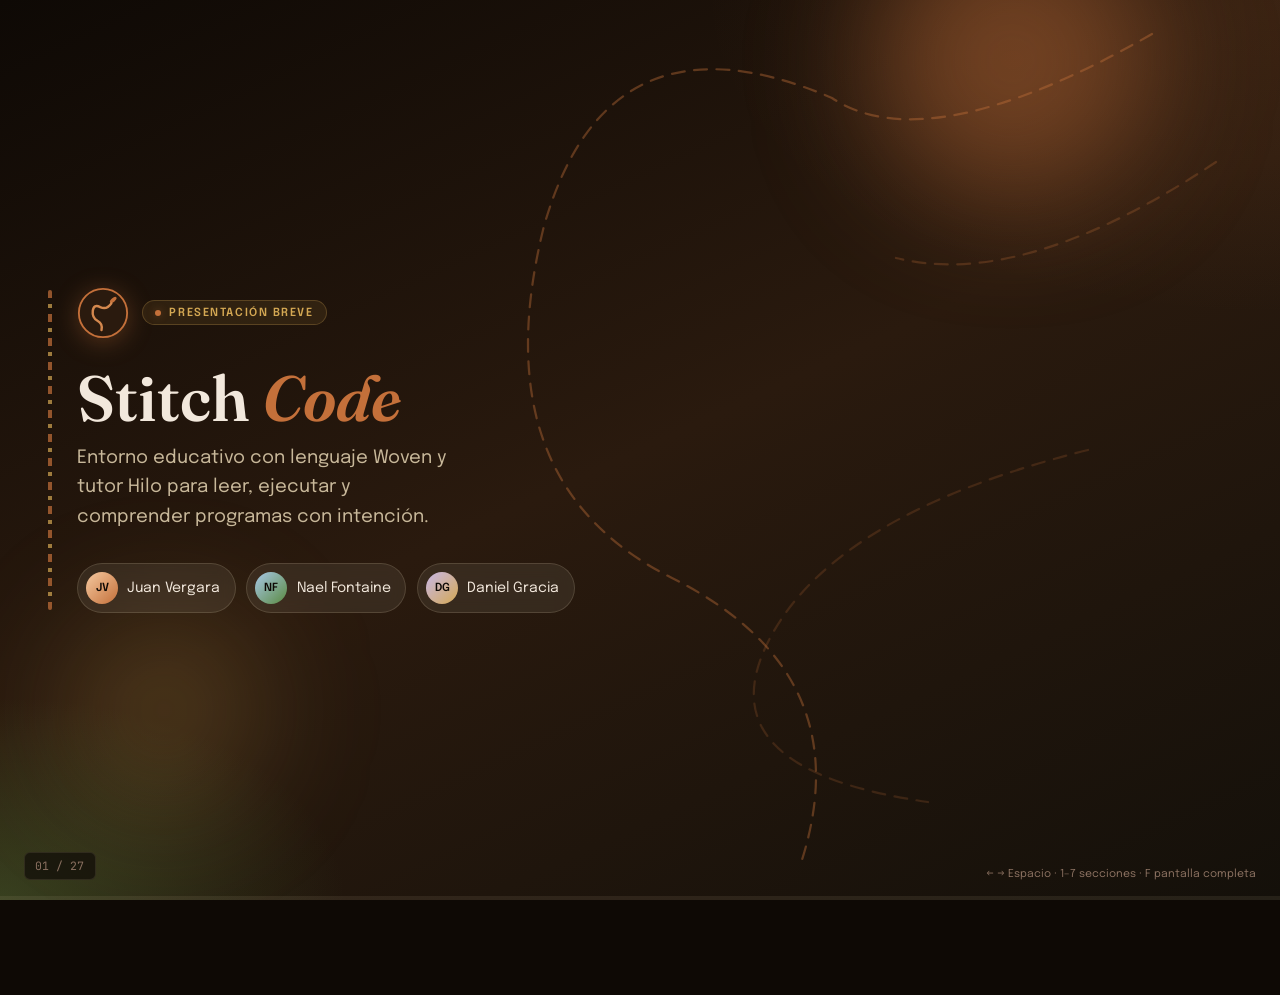
<file: docs/presentacion.html>
<!DOCTYPE html>
<html lang="es">
<head>
  <meta charset="UTF-8">
  <meta name="viewport" content="width=device-width, initial-scale=1.0">
  <title>Stitch Code — Presentación</title>
  <link rel="preconnect" href="https://fonts.googleapis.com">
  <link rel="preconnect" href="https://fonts.gstatic.com" crossorigin>
  <link href="https://fonts.googleapis.com/css2?family=Fraunces:ital,opsz,wght@0,9..144,400;0,9..144,600;1,9..144,400&family=Epilogue:wght@400;500;600&family=JetBrains+Mono:wght@400;500&display=swap" rel="stylesheet">
  <style>
    :root {
      --ink: #0e0905;
      --terra: #2a1a0e;
      --accent: #c4703a;
      --accent-glow: rgba(196, 112, 58, 0.45);
      --gold: #d4a853;
      --gold-soft: #e8c878;
      --linen: #f2e8dc;
      --linen-dim: #c8b89a;
      --linen-muted: #8a7060;
      --moss: #5a8a40;
      --moss-glow: rgba(90, 138, 64, 0.35);
      --console-green: #7fb069;
      --pastel-orange: #f5c9a0;
      --pastel-blue: #a8c8e8;
      --pastel-purple: #c8b8e8;
    }

    *, *::before, *::after { box-sizing: border-box; margin: 0; padding: 0; }

    html, body {
      height: 100%;
      overflow: hidden;
      font-family: "Epilogue", system-ui, sans-serif;
      background: var(--ink);
      color: var(--linen);
    }

    /* Textura y rejilla de telar */
    body::before {
      content: "";
      position: fixed;
      inset: 0;
      z-index: 0;
      pointer-events: none;
      opacity: 0.04;
      background-image:
        linear-gradient(90deg, var(--linen) 1px, transparent 1px),
        linear-gradient(var(--linen) 1px, transparent 1px);
      background-size: 48px 48px;
    }

    body::after {
      content: "";
      position: fixed;
      inset: 0;
      z-index: 0;
      pointer-events: none;
      opacity: 0.06;
      background: url("data:image/svg+xml,%3Csvg viewBox='0 0 256 256' xmlns='http://www.w3.org/2000/svg'%3E%3Cfilter id='n'%3E%3CfeTurbulence type='fractalNoise' baseFrequency='0.9' numOctaves='4' stitchTiles='stitch'/%3E%3C/filter%3E%3Crect width='100%25' height='100%25' filter='url(%23n)' opacity='1'/%3E%3C/svg%3E");
    }

    .deck { height: 100%; position: relative; z-index: 1; }

    .slide {
      position: absolute;
      inset: 0;
      display: flex;
      flex-direction: column;
      justify-content: center;
      padding: clamp(2rem, 5vw, 4rem) clamp(2rem, 6vw, 5rem);
      opacity: 0;
      visibility: hidden;
      transform: translateY(16px) scale(0.992);
      transition: opacity 0.5s ease, transform 0.55s cubic-bezier(0.22, 1, 0.36, 1), visibility 0.5s;
      overflow: hidden;
      background:
        radial-gradient(ellipse 90% 70% at 100% 0%, rgba(196, 112, 58, 0.14), transparent 50%),
        radial-gradient(ellipse 60% 50% at 0% 100%, var(--moss-glow), transparent 45%),
        linear-gradient(155deg, var(--ink) 0%, var(--terra) 50%, #14100a 100%);
    }

    .slide.is-active {
      opacity: 1;
      visibility: visible;
      transform: translateY(0) scale(1);
      z-index: 2;
    }

    .slide.is-active .reveal { animation: revealUp 0.7s cubic-bezier(0.22, 1, 0.36, 1) backwards; }
    .slide.is-active .reveal:nth-child(1) { animation-delay: 0.05s; }
    .slide.is-active .reveal:nth-child(2) { animation-delay: 0.12s; }
    .slide.is-active .reveal:nth-child(3) { animation-delay: 0.19s; }
    .slide.is-active .reveal:nth-child(4) { animation-delay: 0.26s; }
    .slide.is-active .reveal:nth-child(5) { animation-delay: 0.33s; }
    .slide.is-active .reveal:nth-child(6) { animation-delay: 0.4s; }
    .slide.is-active .stagger > * { animation: revealUp 0.55s cubic-bezier(0.22, 1, 0.36, 1) backwards; }
    .slide.is-active .stagger > *:nth-child(1) { animation-delay: 0.08s; }
    .slide.is-active .stagger > *:nth-child(2) { animation-delay: 0.14s; }
    .slide.is-active .stagger > *:nth-child(3) { animation-delay: 0.2s; }
    .slide.is-active .stagger > *:nth-child(4) { animation-delay: 0.26s; }
    .slide.is-active .stagger > *:nth-child(5) { animation-delay: 0.32s; }
    .slide.is-active .stagger > *:nth-child(6) { animation-delay: 0.38s; }

    @keyframes revealUp {
      from { opacity: 0; transform: translateY(18px); }
      to { opacity: 1; transform: translateY(0); }
    }

    @keyframes threadFloat {
      0%, 100% { transform: translateY(0) rotate(0deg); opacity: 0.5; }
      50% { transform: translateY(-8px) rotate(1deg); opacity: 0.85; }
    }

    @keyframes pulseGlow {
      0%, 100% { opacity: 0.35; transform: scale(1); }
      50% { opacity: 0.65; transform: scale(1.05); }
    }

    @keyframes dashFlow {
      to { stroke-dashoffset: -40; }
    }

    .slide--reflective {
      background:
        radial-gradient(circle at 20% 30%, rgba(212, 168, 83, 0.18), transparent 40%),
        radial-gradient(circle at 80% 70%, rgba(196, 112, 58, 0.1), transparent 35%),
        linear-gradient(180deg, #100a06 0%, var(--terra) 100%);
    }

    .slide--section {
      justify-content: flex-end;
      padding-bottom: clamp(3rem, 8vh, 5rem);
    }

    .slide--section .section-watermark {
      position: absolute;
      top: 50%;
      left: 50%;
      transform: translate(-50%, -58%);
      font-family: "Fraunces", serif;
      font-size: clamp(8rem, 22vw, 14rem);
      font-weight: 600;
      color: rgba(196, 112, 58, 0.07);
      line-height: 1;
      pointer-events: none;
      user-select: none;
    }

    .slide--cover .slide-content { position: relative; z-index: 2; }

    /* Decoración global por slide */
    .slide-bg-threads {
      position: absolute;
      inset: 0;
      pointer-events: none;
      overflow: hidden;
    }

    .slide-bg-threads svg {
      position: absolute;
      width: 100%;
      height: 100%;
    }

    .thread-path-anim {
      fill: none;
      stroke: var(--accent);
      stroke-width: 1.4;
      stroke-linecap: round;
      stroke-dasharray: 8 6;
      animation: dashFlow 12s linear infinite;
      opacity: 0.4;
    }

    .thread-path-anim--gold {
      stroke: var(--gold);
      opacity: 0.32;
    }

    .thread-path-anim--moss {
      stroke: var(--console-green);
      opacity: 0.28;
    }

    .thread-path-anim--slow {
      animation-duration: 18s;
    }

    .threads--faint .thread-path-anim {
      opacity: 0.2;
      stroke-width: 1.1;
    }

    .threads--faint .thread-path-anim--gold {
      opacity: 0.26;
    }

    .threads--left svg {
      left: 0;
      right: auto;
      width: 55%;
    }

    .threads--wave svg {
      width: 100%;
      height: 55%;
      top: 18%;
    }

    .threads--duo svg {
      opacity: 0.95;
    }

    .threads--arc svg {
      width: 70%;
      height: 70%;
      top: 15%;
      right: 0;
    }

    .orb {
      position: absolute;
      border-radius: 50%;
      filter: blur(60px);
      pointer-events: none;
      animation: pulseGlow 6s ease-in-out infinite;
    }

    .orb--accent { width: 280px; height: 280px; background: var(--accent-glow); top: -80px; right: 10%; }
    .orb--gold { width: 200px; height: 200px; background: rgba(212, 168, 83, 0.2); bottom: 10%; left: 5%; animation-delay: -2s; }
    .orb--moss { width: 160px; height: 160px; background: var(--moss-glow); bottom: 20%; right: 25%; animation-delay: -4s; }

    .stitch-border {
      position: absolute;
      left: clamp(1.5rem, 4vw, 3rem);
      top: 50%;
      transform: translateY(-50%);
      width: 4px;
      height: min(60vh, 320px);
      background: repeating-linear-gradient(
        180deg,
        var(--accent) 0 8px,
        transparent 8px 14px,
        var(--gold) 14px 18px,
        transparent 18px 24px
      );
      border-radius: 2px;
      opacity: 0.7;
    }

    .slide-content { position: relative; z-index: 2; max-width: 56rem; }

    .slide-layout {
      display: grid;
      grid-template-columns: 1fr auto;
      gap: 2rem 3rem;
      align-items: center;
      width: 100%;
      max-width: 62rem;
    }

    @media (max-width: 900px) {
      .slide-layout { grid-template-columns: 1fr; }
      .visual-panel { max-width: 100% !important; }
    }

    .kicker {
      display: inline-flex;
      align-items: center;
      gap: 0.5rem;
      font-size: 0.7rem;
      font-weight: 600;
      letter-spacing: 0.14em;
      text-transform: uppercase;
      color: var(--gold);
      margin-bottom: 0.85rem;
      padding: 0.35rem 0.75rem;
      background: rgba(212, 168, 83, 0.1);
      border: 1px solid rgba(212, 168, 83, 0.25);
      border-radius: 100px;
    }

    .kicker-dot {
      width: 6px;
      height: 6px;
      border-radius: 50%;
      background: var(--accent);
      box-shadow: 0 0 8px var(--accent-glow);
    }

    .kicker--reflective {
      color: var(--linen-dim);
      background: rgba(242, 232, 220, 0.05);
      border-color: rgba(200, 184, 154, 0.15);
    }

    h1, h2 {
      font-family: "Fraunces", Georgia, serif;
      font-weight: 600;
      line-height: 1.1;
    }

    h1 {
      font-size: clamp(2.4rem, 6vw, 4rem);
      margin-bottom: 0.6rem;
      max-width: 14ch;
    }

    h1 em { font-style: italic; color: var(--accent); }

    h2 {
      font-size: clamp(1.55rem, 3.6vw, 2.45rem);
      margin-bottom: 1.1rem;
      max-width: 20ch;
    }

    .subtitle {
      font-size: clamp(1rem, 2vw, 1.15rem);
      color: var(--linen-dim);
      max-width: 38ch;
      line-height: 1.6;
    }

    .logo-mark {
      display: flex;
      align-items: center;
      gap: 0.85rem;
      margin-bottom: 1.5rem;
    }

    .logo-mark svg { width: 52px; height: 52px; filter: drop-shadow(0 4px 12px rgba(196, 112, 58, 0.35)); }

    .authors {
      display: flex;
      flex-wrap: wrap;
      gap: 0.65rem;
      margin-top: 2rem;
    }

    .author-chip {
      display: flex;
      align-items: center;
      gap: 0.6rem;
      padding: 0.5rem 0.9rem 0.5rem 0.5rem;
      background: rgba(242, 232, 220, 0.08);
      border: 1px solid rgba(200, 184, 154, 0.2);
      border-radius: 100px;
      font-size: 0.88rem;
      color: var(--linen);
      backdrop-filter: blur(8px);
      transition: transform 0.25s ease, border-color 0.25s;
    }

    .author-chip:hover { transform: translateY(-2px); border-color: rgba(196, 112, 58, 0.45); }

    .author-avatar {
      width: 32px;
      height: 32px;
      border-radius: 50%;
      display: flex;
      align-items: center;
      justify-content: center;
      font-size: 0.7rem;
      font-weight: 600;
      color: var(--ink);
      flex-shrink: 0;
    }

    .author-avatar--1 { background: linear-gradient(135deg, var(--pastel-orange), var(--accent)); }
    .author-avatar--2 { background: linear-gradient(135deg, var(--pastel-blue), var(--moss)); }
    .author-avatar--3 { background: linear-gradient(135deg, var(--pastel-purple), var(--gold)); }

    .reflective-lead {
      font-family: "Fraunces", Georgia, serif;
      font-size: clamp(1.3rem, 3vw, 1.95rem);
      font-weight: 400;
      font-style: italic;
      line-height: 1.4;
      max-width: 26ch;
      color: var(--linen);
      margin-bottom: 1.25rem;
    }

    .reflective-body {
      font-size: clamp(0.98rem, 1.9vw, 1.12rem);
      line-height: 1.65;
      max-width: 48ch;
      color: var(--linen-dim);
    }

    .reflective-body strong { color: var(--linen); font-weight: 500; }

    /* Contraste rejido / tejido */
    .weave-compare {
      display: grid;
      grid-template-columns: 1fr 1fr;
      gap: 1rem;
      max-width: 22rem;
    }

    .weave-card {
      padding: 1.25rem 1rem;
      border-radius: 12px;
      text-align: center;
      position: relative;
      overflow: hidden;
    }

    .weave-card--tangled {
      background: linear-gradient(145deg, rgba(224, 112, 112, 0.12), rgba(42, 26, 14, 0.8));
      border: 1px solid rgba(224, 112, 112, 0.25);
    }

    .weave-card--woven {
      background: linear-gradient(145deg, rgba(127, 176, 105, 0.15), rgba(42, 26, 14, 0.8));
      border: 1px solid rgba(127, 176, 105, 0.3);
    }

    .weave-card svg { width: 64px; height: 64px; margin: 0 auto 0.6rem; display: block; }

    .weave-card span {
      font-size: 0.75rem;
      font-weight: 600;
      text-transform: uppercase;
      letter-spacing: 0.1em;
    }

    .weave-card--tangled span { color: #e07070; }
    .weave-card--woven span { color: var(--console-green); }

    .visual-panel {
      position: relative;
      max-width: 280px;
    }

    .mock-window {
      background: rgba(16, 12, 8, 0.85);
      border: 1px solid rgba(196, 112, 58, 0.3);
      border-radius: 12px;
      overflow: hidden;
      box-shadow: 0 20px 50px rgba(0, 0, 0, 0.45), 0 0 0 1px rgba(242, 232, 220, 0.05) inset;
    }

    .mock-titlebar {
      display: flex;
      align-items: center;
      gap: 6px;
      padding: 0.5rem 0.75rem;
      background: rgba(26, 16, 8, 0.9);
      border-bottom: 1px solid rgba(200, 184, 154, 0.1);
    }

    .mock-dot { width: 8px; height: 8px; border-radius: 50%; }
    .mock-dot--r { background: #e07070; }
    .mock-dot--y { background: var(--gold); }
    .mock-dot--g { background: var(--console-green); }

    .mock-body {
      padding: 0.85rem;
      font-family: "JetBrains Mono", monospace;
      font-size: 0.65rem;
      line-height: 1.5;
      color: var(--console-green);
    }

    .mock-body .kw { color: var(--pastel-blue); }
    .mock-body .ty { color: var(--gold); }
    .mock-body .cm { color: var(--linen-muted); }

    .hilo-float {
      position: absolute;
      bottom: -12px;
      right: -12px;
      width: 56px;
      height: 56px;
      border-radius: 50%;
      background: radial-gradient(circle at 35% 30%, var(--gold-soft), var(--accent));
      border: 2px solid rgba(242, 232, 220, 0.3);
      box-shadow: 0 8px 24px rgba(196, 112, 58, 0.4);
      display: flex;
      align-items: center;
      justify-content: center;
      font-size: 1.4rem;
      animation: threadFloat 4s ease-in-out infinite;
    }

    ul, ol {
      font-size: clamp(0.92rem, 1.7vw, 1.05rem);
      line-height: 1.55;
      max-width: 54ch;
      padding-left: 0;
      list-style: none;
      color: var(--linen-dim);
    }

    ul li, ol li {
      margin-bottom: 0.65rem;
      padding-left: 1.75rem;
      position: relative;
    }

    ul li::before {
      content: "";
      position: absolute;
      left: 0;
      top: 0.55em;
      width: 8px;
      height: 8px;
      border-radius: 2px;
      background: var(--accent);
      transform: rotate(45deg);
      box-shadow: 0 0 10px var(--accent-glow);
    }

    ol { counter-reset: obj; }
    ol li { counter-increment: obj; }
    ol li::before {
      content: counter(obj);
      position: absolute;
      left: 0;
      top: 0;
      width: 1.35rem;
      height: 1.35rem;
      font-size: 0.72rem;
      font-weight: 600;
      color: var(--ink);
      background: var(--gold);
      border-radius: 50%;
      display: flex;
      align-items: center;
      justify-content: center;
      line-height: 1;
    }

    .two-col {
      display: grid;
      grid-template-columns: 1fr 1fr;
      gap: 1rem 1.25rem;
      max-width: 56rem;
    }

    @media (max-width: 720px) { .two-col, .weave-compare { grid-template-columns: 1fr; } }

    .card {
      background: linear-gradient(145deg, rgba(242, 232, 220, 0.08), rgba(242, 232, 220, 0.02));
      border: 1px solid rgba(200, 184, 154, 0.18);
      border-radius: 14px;
      padding: 1.15rem 1.2rem;
      position: relative;
      overflow: hidden;
      transition: transform 0.3s ease, box-shadow 0.3s ease;
    }

    .card::before {
      content: "";
      position: absolute;
      top: 0;
      left: 0;
      right: 0;
      height: 3px;
      background: linear-gradient(90deg, var(--accent), var(--gold));
      opacity: 0.6;
    }

    .card:hover {
      transform: translateY(-3px);
      box-shadow: 0 12px 32px rgba(0, 0, 0, 0.25);
    }

    .card-icon {
      width: 36px;
      height: 36px;
      border-radius: 10px;
      display: flex;
      align-items: center;
      justify-content: center;
      margin-bottom: 0.65rem;
      font-size: 1.1rem;
    }

    .card-icon--scratch { background: rgba(245, 201, 160, 0.2); }
    .card-icon--its { background: rgba(168, 200, 232, 0.2); }
    .card-icon--lang { background: rgba(200, 184, 232, 0.2); }
    .card-icon--stitch { background: rgba(196, 112, 58, 0.25); }

    .card h3 {
      font-size: 0.78rem;
      text-transform: uppercase;
      letter-spacing: 0.08em;
      color: var(--gold);
      margin-bottom: 0.45rem;
      font-weight: 600;
    }

    .card ul { font-size: 0.86rem; max-width: none; }
    .card ul li { padding-left: 1rem; margin-bottom: 0.3rem; }
    .card ul li::before { width: 5px; height: 5px; top: 0.5em; border-radius: 50%; transform: none; }

    /* Diagrama de arquitectura visual */
    .arch-flow {
      display: flex;
      flex-direction: column;
      gap: 0.5rem;
      max-width: 38rem;
      margin: 0.75rem 0 1rem;
    }

    .arch-row {
      display: grid;
      grid-template-columns: repeat(3, 1fr);
      gap: 0.5rem;
    }

    .arch-node {
      padding: 0.65rem 0.5rem;
      border-radius: 10px;
      text-align: center;
      font-size: 0.72rem;
      font-weight: 500;
      border: 1px solid;
      line-height: 1.3;
    }

    .arch-node small { display: block; font-size: 0.62rem; opacity: 0.75; font-weight: 400; margin-top: 0.2rem; }

    .arch-node--editor { background: rgba(245, 201, 160, 0.12); border-color: rgba(245, 201, 160, 0.35); color: var(--pastel-orange); }
    .arch-node--motor { background: rgba(127, 176, 105, 0.12); border-color: rgba(127, 176, 105, 0.35); color: var(--console-green); }
    .arch-node--hilo { background: rgba(196, 112, 58, 0.15); border-color: rgba(196, 112, 58, 0.4); color: var(--accent); }
    .arch-node--panel { grid-column: 1 / -1; background: rgba(168, 200, 232, 0.1); border-color: rgba(168, 200, 232, 0.3); color: var(--pastel-blue); }

    .arch-connector {
      height: 12px;
      display: flex;
      justify-content: center;
      align-items: center;
      color: var(--linen-muted);
      font-size: 0.65rem;
    }

    /* Poderes como chips */
    .power-grid {
      display: grid;
      grid-template-columns: repeat(auto-fill, minmax(140px, 1fr));
      gap: 0.75rem;
      max-width: 52rem;
    }

    .power-tile {
      padding: 1rem;
      border-radius: 12px;
      border: 1px solid rgba(200, 184, 154, 0.15);
      background: rgba(16, 12, 8, 0.5);
      transition: transform 0.25s ease, border-color 0.25s;
    }

    .power-tile:hover { transform: scale(1.03); border-color: var(--accent); }

    .power-tile-icon {
      font-size: 1.5rem;
      margin-bottom: 0.4rem;
      filter: drop-shadow(0 2px 6px rgba(0,0,0,0.3));
    }

    .power-tile strong {
      display: block;
      font-size: 0.85rem;
      color: var(--linen);
      margin-bottom: 0.35rem;
    }

    .power-tile p {
      font-size: 0.72rem;
      line-height: 1.4;
      color: var(--linen-muted);
      margin: 0;
    }

    /* Stats */
    .stat-row {
      display: flex;
      flex-wrap: wrap;
      gap: 1rem;
      margin: 1rem 0 1.25rem;
    }

    .stat-badge {
      flex: 1;
      min-width: 120px;
      padding: 1rem 1.2rem;
      border-radius: 14px;
      text-align: center;
      border: 1px solid;
    }

    .stat-badge--big {
      background: linear-gradient(135deg, rgba(196, 112, 58, 0.2), rgba(196, 112, 58, 0.05));
      border-color: rgba(196, 112, 58, 0.35);
    }

    .stat-badge--py {
      background: linear-gradient(135deg, rgba(127, 176, 105, 0.15), transparent);
      border-color: rgba(127, 176, 105, 0.3);
    }

    .stat-badge--js {
      background: linear-gradient(135deg, rgba(168, 200, 232, 0.12), transparent);
      border-color: rgba(168, 200, 232, 0.3);
    }

    .stat-num {
      font-family: "Fraunces", serif;
      font-size: 2rem;
      font-weight: 600;
      color: var(--gold);
      line-height: 1;
    }

    .stat-label {
      font-size: 0.7rem;
      text-transform: uppercase;
      letter-spacing: 0.08em;
      color: var(--linen-muted);
      margin-top: 0.35rem;
    }

    .stack-lanes {
      display: grid;
      grid-template-columns: 1fr 1fr;
      gap: 1.25rem;
      max-width: 54rem;
    }

    @media (max-width: 720px) { .stack-lanes { grid-template-columns: 1fr; } }

    .stack-lane {
      padding: 1.25rem;
      border-radius: 14px;
      border: 1px dashed rgba(200, 184, 154, 0.2);
      background: rgba(16, 12, 8, 0.4);
    }

    .stack-lane h4 {
      font-size: 0.75rem;
      text-transform: uppercase;
      letter-spacing: 0.1em;
      margin-bottom: 0.75rem;
      display: flex;
      align-items: center;
      gap: 0.5rem;
    }

    .stack-lane--py h4 { color: var(--console-green); }
    .stack-lane--fe h4 { color: var(--pastel-blue); }

    .tag-row { display: flex; flex-wrap: wrap; gap: 0.4rem; margin-top: 0.5rem; }

    .tag {
      font-family: "JetBrains Mono", monospace;
      font-size: 0.65rem;
      padding: 0.25rem 0.5rem;
      border-radius: 6px;
      background: rgba(242, 232, 220, 0.08);
      border: 1px solid rgba(200, 184, 154, 0.15);
      color: var(--linen-dim);
    }

    table {
      width: 100%;
      max-width: 52rem;
      border-collapse: separate;
      border-spacing: 0;
      font-size: 0.84rem;
      margin-top: 0.5rem;
      border-radius: 12px;
      overflow: hidden;
      border: 1px solid rgba(200, 184, 154, 0.12);
    }

    th, td {
      text-align: left;
      padding: 0.6rem 0.85rem;
      border-bottom: 1px solid rgba(200, 184, 154, 0.08);
      vertical-align: top;
    }

    tr:last-child td { border-bottom: none; }
    tr:nth-child(even) td { background: rgba(242, 232, 220, 0.03); }

    th {
      background: rgba(196, 112, 58, 0.15);
      color: var(--gold);
      font-weight: 600;
      font-size: 0.7rem;
      text-transform: uppercase;
      letter-spacing: 0.06em;
    }

    td { color: var(--linen-dim); }
    td strong { color: var(--linen); }

    .refs { font-size: 0.8rem; max-width: 52rem; }
    .refs li {
      padding: 0.65rem 0.85rem;
      margin-bottom: 0.5rem;
      background: rgba(242, 232, 220, 0.04);
      border-left: 3px solid var(--accent);
      border-radius: 0 8px 8px 0;
    }
    .refs li::before { display: none; }

    .quote-block {
      margin-top: 1.5rem;
      padding: 1rem 1.25rem;
      border-left: 4px solid var(--gold);
      background: rgba(212, 168, 83, 0.08);
      border-radius: 0 10px 10px 0;
      font-family: "Fraunces", serif;
      font-style: italic;
      color: var(--linen-dim);
      max-width: 40ch;
    }

    /* Pruebas — mismo centrado y ritmo que el resto del deck */
    .slide--tests {
      justify-content: center;
      align-items: stretch;
    }

    .slide--tests .slide-content {
      max-width: 56rem;
      width: 100%;
      margin: 0 auto;
    }

    .slide--tests h2 {
      max-width: none;
      margin-bottom: 1rem;
    }

    .slide--tests .slide-intro {
      font-size: clamp(0.92rem, 1.7vw, 1.02rem);
      color: var(--linen-dim);
      line-height: 1.55;
      margin-bottom: 1.1rem;
      max-width: 50ch;
    }

    @media (max-height: 780px) {
      .slide--tests .slide-content {
        transform: scale(0.94);
        transform-origin: center center;
      }
    }

    @media (max-height: 680px) {
      .slide--tests .slide-content {
        transform: scale(0.88);
      }
    }

    .pkg-overview {
      display: grid;
      grid-template-columns: 1fr 1fr;
      gap: 1rem;
      max-width: 56rem;
    }

    @media (max-width: 800px) { .pkg-overview { grid-template-columns: 1fr; } }

    .pkg-lane {
      padding: 1rem 1.1rem;
      border-radius: 14px;
      border: 1px solid rgba(200, 184, 154, 0.18);
      background: linear-gradient(145deg, rgba(242, 232, 220, 0.08), rgba(242, 232, 220, 0.02));
      position: relative;
      overflow: hidden;
    }

    .pkg-lane::before {
      content: "";
      position: absolute;
      top: 0;
      left: 0;
      right: 0;
      height: 3px;
      background: linear-gradient(90deg, var(--accent), var(--gold));
      opacity: 0.55;
    }

    .pkg-lane h3 {
      font-size: 0.72rem;
      text-transform: uppercase;
      letter-spacing: 0.1em;
      margin-bottom: 0.6rem;
      display: flex;
      align-items: center;
      gap: 0.45rem;
    }

    .pkg-lane--py h3 { color: var(--console-green); }
    .pkg-lane--js h3 { color: var(--pastel-blue); }

    .pkg-list {
      list-style: none;
      padding: 0;
      margin: 0;
      font-size: 0.78rem;
      color: var(--linen-dim);
    }

    .pkg-list li {
      padding: 0.35rem 0;
      padding-left: 0;
      margin: 0;
      border-bottom: 1px solid rgba(200, 184, 154, 0.06);
      display: flex;
      justify-content: space-between;
      gap: 0.5rem;
    }

    .pkg-list li::before { display: none; }

    .pkg-list code {
      font-family: "JetBrains Mono", monospace;
      font-size: 0.68rem;
      color: var(--linen);
    }

    .pkg-count {
      font-family: "JetBrains Mono", monospace;
      font-size: 0.65rem;
      color: var(--gold);
      flex-shrink: 0;
    }

    .test-grid {
      display: grid;
      grid-template-columns: 1fr 1fr;
      gap: 0.55rem;
    }

    @media (max-width: 900px) { .test-grid { grid-template-columns: 1fr; } }

    .test-card {
      background: linear-gradient(145deg, rgba(242, 232, 220, 0.07), rgba(16, 12, 8, 0.5));
      border: 1px solid rgba(200, 184, 154, 0.18);
      border-radius: 12px;
      overflow: hidden;
      font-size: 0.72rem;
    }

    .test-card--wide { grid-column: 1 / -1; }

    .test-card__head {
      display: flex;
      align-items: center;
      justify-content: space-between;
      gap: 0.5rem;
      padding: 0.45rem 0.65rem;
      background: rgba(196, 112, 58, 0.1);
      border-bottom: 1px solid rgba(200, 184, 154, 0.12);
    }

    .test-card__file {
      font-family: "JetBrains Mono", monospace;
      font-size: 0.62rem;
      color: var(--gold);
    }

    .test-card__name {
      font-family: "JetBrains Mono", monospace;
      font-size: 0.6rem;
      color: var(--linen-muted);
      text-align: right;
    }

    .test-card__code {
      padding: 0.5rem 0.65rem;
      font-family: "JetBrains Mono", monospace;
      font-size: 0.6rem;
      line-height: 1.45;
      color: #b8dba8;
      white-space: pre-wrap;
      border-bottom: 1px solid rgba(200, 184, 154, 0.06);
    }

    .test-card__code .err { color: #e07070; }
    .test-card__code .kw { color: var(--pastel-blue); }
    .test-card__code .cm { color: var(--linen-muted); }

    .test-card__assert {
      padding: 0.45rem 0.65rem;
      color: var(--console-green);
      font-size: 0.62rem;
      line-height: 1.4;
    }

    .test-card__assert::before {
      content: "✓ ";
      font-weight: 700;
    }

    .section-num {
      font-family: "JetBrains Mono", monospace;
      font-size: 0.85rem;
      color: var(--accent);
      letter-spacing: 0.2em;
      margin-bottom: 0.5rem;
    }

    .nav-hint {
      position: fixed;
      bottom: 1.25rem;
      right: 1.5rem;
      font-size: 0.68rem;
      color: var(--linen-muted);
      z-index: 20;
    }

    .progress-wrap {
      position: fixed;
      bottom: 0;
      left: 0;
      right: 0;
      height: 4px;
      background: rgba(200, 184, 154, 0.1);
      z-index: 20;
    }

    .progress {
      height: 100%;
      background: linear-gradient(90deg, var(--accent), var(--gold));
      transition: width 0.4s ease;
      box-shadow: 0 0 12px var(--accent-glow);
    }

    .slide-counter {
      position: fixed;
      bottom: 1.25rem;
      left: 1.5rem;
      font-family: "JetBrains Mono", monospace;
      font-size: 0.72rem;
      color: var(--linen-muted);
      z-index: 20;
      padding: 0.35rem 0.65rem;
      background: rgba(16, 12, 8, 0.7);
      border-radius: 6px;
      border: 1px solid rgba(200, 184, 154, 0.12);
    }

    @media (prefers-reduced-motion: reduce) {
      .slide, .reveal, .stagger > *, .thread-path-anim, .orb, .hilo-pres-avatar { animation: none !important; transition-duration: 0.01ms; }
    }

    .index-grid {
      display: grid;
      grid-template-columns: 1fr 1fr;
      gap: 0.65rem;
      max-width: 48rem;
    }

    @media (max-width: 640px) { .index-grid { grid-template-columns: 1fr; } }

    .index-card {
      padding: 0.85rem 1rem;
      border-radius: 12px;
      border: 1px solid rgba(200, 184, 154, 0.18);
      background: linear-gradient(145deg, rgba(242, 232, 220, 0.08), rgba(242, 232, 220, 0.02));
      cursor: pointer;
      text-align: left;
      font-family: inherit;
      color: inherit;
      transition: transform 0.2s, border-color 0.2s;
    }

    .index-card:hover {
      transform: translateY(-2px);
      border-color: rgba(196, 112, 58, 0.45);
    }

    .index-card strong {
      display: block;
      font-size: 0.82rem;
      color: var(--linen);
      margin-bottom: 0.2rem;
    }

    .index-card span {
      font-size: 0.72rem;
      color: var(--linen-muted);
    }

    /* Hilo — mismo lenguaje visual que el chat (burbuja + avatar circular) */
    .slide-body-with-hilo {
      display: grid;
      grid-template-columns: 1fr auto;
      gap: 1.5rem 2rem;
      align-items: end;
      max-width: 58rem;
      width: 100%;
      position: relative;
      z-index: 2;
    }

    .slide--with-hilo-corner {
      position: relative;
    }

    .hilo-aside {
      display: flex;
      flex-direction: column;
      align-items: flex-end;
      gap: 8px;
      flex-shrink: 0;
      width: min(220px, 32vw);
    }

    .hilo-aside--corner {
      position: absolute;
      right: clamp(2rem, 6vw, 5rem);
      bottom: clamp(2rem, 5vh, 4rem);
      z-index: 3;
    }

    /* Slide 16 — stack implementación: Hilo un poco más a la derecha */
    .slide--impl .slide-body-with-hilo {
      gap: 1.5rem 2.75rem;
    }

    .slide--impl .slide-body-with-hilo .hilo-aside {
      margin-right: -0.75rem;
      margin-left: 0.5rem;
    }

    /* Slide cierre — centrar bloque principal (Hilo no empuja el contenido abajo) */
    .slide--cierre {
      justify-content: center;
      align-items: stretch;
    }

    .slide--cierre .slide-cover-center {
      position: relative;
      z-index: 2;
      width: 100%;
      max-width: 56rem;
      transform: translateY(-4vh);
    }

    .slide--cierre .hilo-aside--corner {
      right: clamp(1.5rem, 4vw, 3.5rem);
      bottom: clamp(2rem, 5vh, 3.5rem);
    }

    .hilo-pres-bubble {
      position: relative;
      max-width: 100%;
      padding: 10px 12px 8px;
      background: var(--ink);
      border: 1px solid rgba(196, 112, 58, 0.26);
      border-radius: 12px 12px 12px 2px;
      box-shadow: 0 4px 16px rgba(0, 0, 0, 0.35);
    }

    .hilo-pres-bubble::after {
      content: "";
      position: absolute;
      bottom: -6px;
      right: 18px;
      width: 9px;
      height: 9px;
      background: var(--ink);
      border-right: 1px solid rgba(196, 112, 58, 0.26);
      border-bottom: 1px solid rgba(196, 112, 58, 0.26);
      transform: rotate(45deg);
    }

    .hilo-pres-bubble-text {
      margin: 0;
      font-size: 0.78rem;
      line-height: 1.45;
      color: var(--linen-dim);
      text-align: left;
    }

    .hilo-pres-bubble-text em {
      color: var(--gold-soft);
      font-style: normal;
      font-weight: 600;
    }

    .hilo-pres-avatar {
      flex-shrink: 0;
      width: 56px;
      height: 56px;
      border-radius: 50%;
      border: 2px solid rgba(196, 112, 58, 0.36);
      background: #fff;
      overflow: hidden;
      display: flex;
      align-items: center;
      justify-content: center;
      box-shadow: 0 2px 12px rgba(0, 0, 0, 0.35);
      animation: hilo-pres-idle 3.2s ease-in-out infinite;
    }

    @keyframes hilo-pres-idle {
      0%, 100% { transform: translateY(0); }
      50% { transform: translateY(-3px); }
    }

    .hilo-pres-sprite {
      width: 100%;
      height: 100%;
      display: block;
      object-fit: cover;
      object-position: center center;
    }

    @media (max-width: 820px) {
      .slide-body-with-hilo {
        grid-template-columns: 1fr;
        align-items: start;
      }
      .hilo-aside { justify-self: end; width: min(200px, 88vw); }
      .slide--impl .slide-body-with-hilo .hilo-aside {
        margin-right: 0;
        margin-left: 0;
      }
      .hilo-aside--corner {
        position: static;
        margin-top: 1.25rem;
        align-self: flex-end;
      }
      .slide--cierre .slide-cover-center {
        transform: none;
      }
    }

    .test-grid--stars {
      grid-template-columns: 1fr 1fr;
    }

    @media print {
      html, body { overflow: visible; height: auto; }
      .slide { position: relative; opacity: 1 !important; visibility: visible !important; transform: none !important; page-break-after: always; min-height: 100vh; }
      .nav-hint, .progress-wrap, .slide-counter { display: none; }
    }
  </style>
</head>
<body>
  <div class="deck" id="deck" aria-live="polite">

    <!-- Portada -->
    <section class="slide slide--cover is-active" data-slide>
      <div class="slide-bg-threads" aria-hidden="true">
        <div class="orb orb--accent"></div>
        <div class="orb orb--gold"></div>
        <svg viewBox="0 0 800 600" preserveAspectRatio="xMaxYMid slice">
          <path class="thread-path-anim" d="M720 40 Q580 120 520 80 Q380 20 340 160 Q300 320 420 380 Q540 440 500 560"/>
          <path class="thread-path-anim" d="M760 120 Q640 200 560 180" style="animation-delay: -4s; opacity: 0.25"/>
          <path class="thread-path-anim" d="M680 300 Q520 340 480 420 Q440 500 580 520" style="animation-delay: -8s; opacity: 0.2"/>
        </svg>
      </div>
      <div class="stitch-border" aria-hidden="true"></div>
      <div class="slide-content">
        <div class="logo-mark reveal">
          <svg viewBox="0 0 28 28" aria-hidden="true">
            <circle cx="14" cy="14" r="13" fill="#2a1a0e" stroke="#c4703a" stroke-width="1"/>
            <ellipse cx="19.5" cy="7" rx="2.2" ry="1" fill="#c4703a" transform="rotate(-42 19.5 7)"/>
            <path d="M18.5 8.8 Q16 12.5 12.5 10.8 Q9 9 8.5 12.8 Q8 16.5 11 18.2 Q14 19.8 13.2 23.2" fill="none" stroke="#d4884e" stroke-width="1.3" stroke-linecap="round"/>
          </svg>
          <p class="kicker" style="margin:0"><span class="kicker-dot"></span> Presentación breve</p>
        </div>
        <h1 class="reveal">Stitch <em>Code</em></h1>
        <p class="subtitle reveal">Entorno educativo con lenguaje Woven y tutor Hilo para leer, ejecutar y comprender programas con intención.</p>
        <div class="authors reveal stagger">
          <div class="author-chip"><span class="author-avatar author-avatar--1">JV</span> Juan Vergara</div>
          <div class="author-chip"><span class="author-avatar author-avatar--2">NF</span> Nael Fontaine</div>
          <div class="author-chip"><span class="author-avatar author-avatar--3">DG</span> Daniel Gracia</div>
        </div>
      </div>
    </section>

    <!-- Índice -->
    <section class="slide slide--with-hilo-corner" data-slide data-section="indice">
      <div class="slide-bg-threads" data-thread="duo" aria-hidden="true"></div>
      <div class="stitch-border" aria-hidden="true"></div>
      <div class="slide-content">
        <p class="kicker reveal"><span class="kicker-dot"></span> Recorrido</p>
        <h2 class="reveal">Índice</h2>
        <p class="subtitle reveal" style="margin-bottom: 1.25rem;">Teclas <strong>1–7</strong> saltan a cada sección. Demo en vivo: <a href="https://vethariel.github.io/StitchCode/" style="color:var(--gold-soft)">vethariel.github.io/StitchCode</a></p>
        <div class="index-grid reveal stagger">
          <button type="button" class="index-card" data-goto="narrativa"><strong>1 · Narrativa</strong><span>Tejido, rejido y tutor Hilo</span></button>
          <button type="button" class="index-card" data-goto="intro"><strong>2 · Introducción</strong><span>Motivación, antecedentes, objetivo</span></button>
          <button type="button" class="index-card" data-goto="propuesta"><strong>3 · Propuesta</strong><span>Woven, arquitectura, poderes</span></button>
          <button type="button" class="index-card" data-goto="implementacion"><strong>4 · Implementación</strong><span>Pyodide, frontend, decisiones</span></button>
          <button type="button" class="index-card" data-goto="pruebas"><strong>5 · Pruebas</strong><span>Paquetes y casos críticos</span></button>
          <button type="button" class="index-card" data-goto="conclusiones"><strong>6 · Conclusiones</strong><span>Logros y trabajo futuro</span></button>
          <button type="button" class="index-card" data-goto="referencias"><strong>7 · Referencias</strong><span>Bibliografía</span></button>
          <button type="button" class="index-card" data-goto="cierre"><strong>Cierre</strong><span>Gracias · demo en vivo</span></button>
        </div>
      </div>
      <aside class="hilo-aside hilo-aside--corner reveal" aria-label="Hilo">
        <div class="hilo-pres-bubble">
          <p class="hilo-pres-bubble-text">Elige una sección o avanza con ← →; la demo es en <em>Stitch Code</em> en línea.</p>
        </div>
        <div class="hilo-pres-avatar">
          <img class="hilo-pres-sprite" src="../assets/sprite/frames/smile.png" alt="">
        </div>
      </aside>
    </section>

    <!-- Narrativa 1 -->
    <section class="slide slide--reflective" data-slide data-section="narrativa">
      <div class="orb orb--gold" style="top: 15%; right: 20%"></div>
      <div class="stitch-border" aria-hidden="true"></div>
      <div class="slide-layout">
        <div class="slide-content">
          <p class="kicker kicker--reflective reveal"><span class="kicker-dot"></span> Antes de la arquitectura</p>
          <p class="reflective-lead reveal">¿Por qué otra herramienta si ya hay editores, IDEs y chatbots que «resuelven» el ejercicio?</p>
          <p class="reflective-body reveal">
            Porque en la primera universidad muchos estudiantes no fallan por falta de respuestas, sino por <strong>no saber mirar</strong> un programa: confunden sintaxis con sentido y terminan con código <strong>rejido</strong> —enredado, sin patrón— frente a un <strong>tejido</strong> donde cada hilo tiene lugar.
          </p>
        </div>
        <div class="visual-panel reveal">
          <div class="weave-compare">
            <div class="weave-card weave-card--tangled">
              <svg viewBox="0 0 64 64" aria-hidden="true">
                <path fill="none" stroke="#e07070" stroke-width="1.5" d="M12 20 Q32 8 52 24 Q40 44 20 52 Q8 36 32 28 Q48 20 12 44"/>
                <path fill="none" stroke="#e07070" stroke-width="1" opacity="0.6" d="M24 16 Q44 32 28 48"/>
              </svg>
              <span>Rejido</span>
            </div>
            <div class="weave-card weave-card--woven">
              <svg viewBox="0 0 64 64" aria-hidden="true">
                <line x1="8" y1="16" x2="56" y2="16" stroke="#7fb069" stroke-width="1"/>
                <line x1="8" y1="32" x2="56" y2="32" stroke="#7fb069" stroke-width="1"/>
                <line x1="8" y1="48" x2="56" y2="48" stroke="#7fb069" stroke-width="1"/>
                <line x1="20" y1="8" x2="20" y2="56" stroke="#c4703a" stroke-width="1"/>
                <line x1="44" y1="8" x2="44" y2="56" stroke="#c4703a" stroke-width="1"/>
              </svg>
              <span>Tejido</span>
            </div>
          </div>
        </div>
      </div>
    </section>

    <!-- Narrativa 2 -->
    <section class="slide slide--reflective" data-slide>
      <div class="slide-bg-threads threads--wave" aria-hidden="true">
        <svg viewBox="0 0 400 400">
          <path class="thread-path-anim" d="M0 200 Q100 100 200 200 T400 200"/>
          <path class="thread-path-anim thread-path-anim--gold" d="M0 300 Q130 220 260 300 T520 300" style="animation-delay: -7s; opacity: 0.28"/>
          <path class="thread-path-anim thread-path-anim--moss" d="M60 80 Q200 40 340 90" style="animation-delay: -11s; opacity: 0.2"/>
        </svg>
      </div>
      <div class="slide-layout">
        <div class="slide-content">
          <p class="kicker kicker--reflective reveal"><span class="kicker-dot"></span> Sensibilidad del código</p>
          <p class="reflective-lead reveal">El código no es solo texto: es material que se tensa, se rompe y se recompone.</p>
          <p class="reflective-body reveal">
            Instrucciones como <strong>hilos</strong>, bloques como <strong>patrones</strong>, errores como <strong>nudos</strong> mal atados. La herramienta premia <strong>diagnosticar y ejecutar con cuidado</strong> —como revisar una costura antes del siguiente puntada.
          </p>
        </div>
        <div class="visual-panel reveal">
          <div class="mock-window">
            <div class="mock-titlebar">
              <span class="mock-dot mock-dot--r"></span>
              <span class="mock-dot mock-dot--y"></span>
              <span class="mock-dot mock-dot--g"></span>
            </div>
            <div class="mock-body">
              <span class="ty">int</span> i = <span class="kw">0</span><br>
              <span class="kw">for</span> (<span class="ty">int</span> i = 0; i &lt; 3; ...):<br>
              &nbsp;&nbsp;<span class="kw">print</span>(i)<br>
              <span class="cm"># traza · linter · run</span>
            </div>
          </div>
        </div>
      </div>
    </section>

    <!-- Narrativa 3 + Hilo -->
    <section class="slide slide--reflective" data-slide>
      <div class="orb orb--accent" style="bottom: 15%; left: 30%"></div>
      <div class="slide-layout">
        <div class="slide-content">
          <p class="kicker kicker--reflective reveal"><span class="kicker-dot"></span> Motivación pedagógica</p>
          <p class="reflective-lead reveal">Un tutor que guía, no que sustituye el pensamiento.</p>
          <p class="reflective-body reveal">
            <strong>Hilo</strong> ofrece tono configurable, pistas progresivas, planes y ejercicios alineados con la pantalla. Leer en Woven, bloques, lenguaje natural y otras sintaxis —sin un mar de código rejido.
          </p>
        </div>
        <aside class="hilo-aside reveal" aria-label="Hilo">
          <div class="hilo-pres-bubble">
            <p class="hilo-pres-bubble-text">No regalo la solución: te ayudo a <em>ver</em> el programa, línea a línea.</p>
          </div>
          <div class="hilo-pres-avatar">
            <img class="hilo-pres-sprite" src="../assets/sprite/frames/wink.png" alt="">
          </div>
        </aside>
      </div>
    </section>

    <section class="slide slide--section" data-slide data-section="intro">
      <span class="section-watermark" aria-hidden="true">b</span>
      <div class="stitch-border"></div>
      <div class="slide-content reveal">
        <p class="section-num">b · i</p>
        <p class="kicker"><span class="kicker-dot"></span> Introducción</p>
        <h2>Motivación y pertinencia del problema</h2>
      </div>
    </section>

    <section class="slide" data-slide>
      <div class="orb orb--moss" style="top: 10%; right: 5%"></div>
      <div class="slide-content">
        <h2 class="reveal">El problema que importa</h2>
        <ul class="reveal stagger">
          <li>Deserción y ansiedad en intro a programación: el salto de sintaxis a <strong>razonar sobre ejecución</strong> es abrupto.</li>
          <li>Herramientas expertas, no <strong>lectura diagnóstica</strong> del principiante.</li>
          <li>LLMs que entregan soluciones completas y debilitan depuración.</li>
          <li>Falta un entorno: <strong>lenguaje didáctico + ejecución visible + tutoría acotada</strong> en el navegador.</li>
        </ul>
      </div>
    </section>

    <section class="slide slide--section" data-slide>
      <span class="section-watermark">b</span>
      <div class="stitch-border"></div>
      <div class="slide-content reveal">
        <p class="section-num">b · ii</p>
        <p class="kicker"><span class="kicker-dot"></span> Introducción</p>
        <h2>Antecedentes y trabajos relacionados</h2>
      </div>
    </section>

    <section class="slide" data-slide>
      <div class="two-col stagger">
        <div class="card">
          <div class="card-icon card-icon--scratch">🧩</div>
          <h3>Programación visual</h3>
          <ul>
            <li>Scratch: baja barrera, puede desconectar del código «real».</li>
            <li>Notebooks: narrativa + código, poco diagnóstico de errores ajenos.</li>
          </ul>
        </div>
        <div class="card">
          <div class="card-icon card-icon--its">🎓</div>
          <h3>Tutores inteligentes</h3>
          <ul>
            <li>ITS con pistas y restricción de solución.</li>
            <li>LLMs: diálogo + <strong>validación</strong> para no sobreayudar.</li>
          </ul>
        </div>
        <div class="card">
          <div class="card-icon card-icon--lang">⌨️</div>
          <h3>Lenguajes didácticos</h3>
          <ul>
            <li>Subconjuntos Py/Java en educación superior.</li>
            <li><strong>Woven:</strong> convergencia Py / Java / C++.</li>
          </ul>
        </div>
        <div class="card">
          <div class="card-icon card-icon--stitch">🪡</div>
          <h3>Stitch Code</h3>
          <ul>
            <li>Intérprete, traductor, traza, linter y tutor en <strong>una app</strong> (Pyodide).</li>
            <li>Metáfora del tejido como marco pedagógico.</li>
          </ul>
        </div>
      </div>
    </section>

    <section class="slide slide--section" data-slide>
      <span class="section-watermark">b</span>
      <div class="stitch-border"></div>
      <div class="slide-content reveal">
        <p class="section-num">b · iii</p>
        <p class="kicker"><span class="kicker-dot"></span> Introducción</p>
        <h2>Objetivo del presente trabajo</h2>
      </div>
    </section>

    <section class="slide" data-slide>
      <div class="stitch-border" aria-hidden="true"></div>
      <div class="slide-body-with-hilo">
        <div class="slide-content">
          <h2 class="reveal">Objetivo general</h2>
          <p class="reflective-body reveal" style="margin-bottom: 1.25rem;">
            Diseñar e implementar <strong>Stitch Code</strong> con <strong>Woven</strong> y <strong>Hilo</strong>, para que estudiantes en su primer contacto con programación <strong>lean, ejecuten, diagnostiquen y practiquen</strong> con IA progresiva, sin sustituir su razonamiento.
          </p>
          <p class="kicker reveal"><span class="kicker-dot"></span> Objetivos específicos</p>
          <ol class="reveal stagger">
            <li>Woven: gramática, intérprete, linter, traducciones.</li>
            <li>Vistas: texto, bloques y verboso del mismo programa.</li>
            <li>Tutoría: planes, ejercicios guiados, explicación y traza.</li>
            <li>Validación automatizada del motor y del frontend.</li>
          </ol>
        </div>
        <aside class="hilo-aside reveal" aria-label="Hilo">
          <div class="hilo-pres-bubble">
            <p class="hilo-pres-bubble-text">Cuatro metas claras: lenguaje, vistas, tutoría y pruebas que nos respalden.</p>
          </div>
          <div class="hilo-pres-avatar">
            <img class="hilo-pres-sprite" src="../assets/sprite/frames/happy.png" alt="">
          </div>
        </aside>
      </div>
    </section>

    <section class="slide slide--section" data-slide data-section="propuesta">
      <span class="section-watermark">c</span>
      <div class="stitch-border"></div>
      <div class="slide-content reveal">
        <p class="section-num">c</p>
        <p class="kicker"><span class="kicker-dot"></span> Propuesta</p>
        <h2>¿Qué se va a desarrollar?</h2>
      </div>
    </section>

    <section class="slide" data-slide>
      <div class="stitch-border" aria-hidden="true"></div>
      <div class="slide-body-with-hilo">
        <div class="slide-content">
        <h2 class="reveal">Propuesta de solución</h2>
        <div class="arch-flow reveal">
          <div class="arch-row">
            <div class="arch-node arch-node--editor">Editor<small>Texto · Bloques · Verboso</small></div>
            <div class="arch-node arch-node--motor">Motor Woven<small>ANTLR · Run · Linter</small></div>
            <div class="arch-node arch-node--hilo">Hilo<small>Plan · Ejercicio · Explic.</small></div>
          </div>
          <div class="arch-connector">↓ consola · traza paso a paso ↓</div>
          <div class="arch-node arch-node--panel">Panel lateral · Enunciado · Py/Java/C++ · Logros</div>
        </div>
        <ul class="reveal stagger" style="margin-top: 0.5rem;">
          <li><strong>Woven</strong> — tipos, OOP, listas, sintaxis convergente.</li>
          <li><strong>Hilo</strong> — Gemini con poderes acotados y código validado.</li>
          <li><strong>Experiencia</strong> — tutorial, onboarding y competencias.</li>
        </ul>
        </div>
        <aside class="hilo-aside reveal" aria-label="Hilo">
          <div class="hilo-pres-bubble">
            <p class="hilo-pres-bubble-text">Tres pilares en el navegador: escribir, ejecutar y que yo te guíe sin hacerte trampa.</p>
          </div>
          <div class="hilo-pres-avatar">
            <img class="hilo-pres-sprite" src="../assets/sprite/frames/neutral.png" alt="">
          </div>
        </aside>
      </div>
    </section>

    <section class="slide" data-slide>
      <div class="stitch-border" aria-hidden="true"></div>
      <div class="slide-body-with-hilo" style="max-width:58rem;margin:0 auto;padding:0 clamp(2rem,6vw,5rem);width:100%;box-sizing:border-box">
        <div style="flex:1;min-width:0">
      <h2 class="reveal">Poderes de Hilo</h2>
      <div class="power-grid reveal stagger">
        <div class="power-tile"><div class="power-tile-icon">📋</div><strong>Plan</strong><p>Itinerario multiactividad hasta logro.</p></div>
        <div class="power-tile"><div class="power-tile-icon">📖</div><strong>Aprendizaje</strong><p>Lección + traducciones validadas.</p></div>
        <div class="power-tile"><div class="power-tile-icon">✏️</div><strong>Ejercicio</strong><p>Libre, corrección o relleno alineado.</p></div>
        <div class="power-tile"><div class="power-tile-icon">💡</div><strong>Explicación</strong><p>Foco en editor; pistas graduales.</p></div>
        <div class="power-tile"><div class="power-tile-icon">👣</div><strong>Paso a paso</strong><p>Traza, variables y grafo.</p></div>
      </div>
        </div>
        <aside class="hilo-aside reveal" aria-label="Hilo">
          <div class="hilo-pres-bubble">
            <p class="hilo-pres-bubble-text">Pídeme un plan, un ejercicio o «explícame esta línea» — cada poder tiene reglas.</p>
          </div>
          <div class="hilo-pres-avatar">
            <img class="hilo-pres-sprite" src="../assets/sprite/frames/heart_eyes.png" alt="">
          </div>
        </aside>
      </div>
    </section>

    <section class="slide slide--section" data-slide data-section="implementacion">
      <span class="section-watermark">d</span>
      <div class="stitch-border"></div>
      <div class="slide-content reveal">
        <p class="section-num">d</p>
        <p class="kicker"><span class="kicker-dot"></span> Implementación</p>
        <h2>¿Cómo se implementó?</h2>
      </div>
    </section>

    <section class="slide slide--impl" data-slide>
      <div class="stitch-border" aria-hidden="true"></div>
      <div class="slide-body-with-hilo" style="max-width:54rem;margin:0 auto;padding:0 clamp(2rem,6vw,5rem);width:100%;box-sizing:border-box">
        <div class="stack-lanes reveal stagger" style="flex:1;min-width:0">
        <div class="stack-lane stack-lane--py">
          <h4>⚙️ Backend (Pyodide)</h4>
          <ul>
            <li>ANTLR4 → lexer/parser/visitors</li>
            <li>Intérprete, traductor, tracer, verbose, linter</li>
            <li><code>gemini_agent.py</code> — prompts por poder</li>
          </ul>
          <div class="tag-row">
            <span class="tag">Woven.g4</span><span class="tag">Python</span><span class="tag">Pyodide</span>
          </div>
        </div>
        <div class="stack-lane stack-lane--fe">
          <h4>🖥️ Frontend</h4>
          <ul>
            <li>Módulos ES · bridge · intención</li>
            <li>Editor, consola, panel, tutorial Hilo</li>
            <li>Modos plan / ejercicio · API Gemini opcional</li>
          </ul>
          <div class="tag-row">
            <span class="tag">index.html</span><span class="tag">assets/js</span><span class="tag">Gemini</span>
          </div>
        </div>
        </div>
        <aside class="hilo-aside reveal" aria-label="Hilo">
          <div class="hilo-pres-bubble">
            <p class="hilo-pres-bubble-text">Todo el motor Woven vive en tu navegador con Pyodide — sin instalar Python.</p>
          </div>
          <div class="hilo-pres-avatar">
            <img class="hilo-pres-sprite" src="../assets/sprite/frames/grin.png" alt="">
          </div>
        </aside>
      </div>
    </section>

    <section class="slide" data-slide>
      <div class="slide-content">
        <h2 class="reveal">Decisiones clave</h2>
        <ul class="reveal stagger">
          <li><strong>Alineación:</strong> paquete único en corrección/relleno (enunciado + líneas + salida).</li>
          <li><strong>Calidad IA:</strong> saneado, linter, reintentos y recuperación.</li>
          <li><strong>Logros:</strong> competencias de dominio, no solo «terminé el reto».</li>
          <li><strong>Tests:</strong> pytest + Node test en CI local.</li>
        </ul>
      </div>
    </section>

    <section class="slide slide--section" data-slide data-section="pruebas">
      <span class="section-watermark">e</span>
      <div class="stitch-border"></div>
      <div class="slide-content reveal">
        <p class="section-num">e</p>
        <p class="kicker"><span class="kicker-dot"></span> Pruebas y validación</p>
        <h2>Escenarios y resultados</h2>
      </div>
    </section>

    <section class="slide slide--tests" data-slide>
      <div class="orb orb--moss" style="top: 12%; right: 8%" aria-hidden="true"></div>
      <div class="stitch-border" aria-hidden="true"></div>
      <div class="slide-content">
        <p class="kicker reveal"><span class="kicker-dot"></span> Pruebas · panorama</p>
        <h2 class="reveal">Paquetes de prueba</h2>
        <p class="slide-intro reveal">Dos suites: <strong>pytest</strong> (motor + agente) y <strong>Node test</strong> (Hilo y UI). El detalle completo vive en <code>tests/</code> y el README.</p>
        <div class="pkg-overview reveal stagger">
          <div class="pkg-lane pkg-lane--py">
            <h3>🐍 pytest · motor y agente</h3>
            <ul class="pkg-list">
              <li><code>test_lexer.py</code><span class="pkg-count">tokens · indent</span></li>
              <li><code>test_parser.py</code><span class="pkg-count">AST · OOP</span></li>
              <li><code>test_interpreter.py</code><span class="pkg-count">semántica</span></li>
              <li><code>test_translator.py</code><span class="pkg-count">Py/Java/C++</span></li>
              <li><code>test_tracer.py</code><span class="pkg-count">eventos JSON</span></li>
              <li><code>test_verbose.py</code><span class="pkg-count">bloques ↔ Woven</span></li>
              <li><code>test_linter.py</code><span class="pkg-count">estático</span></li>
              <li><code>test_gemini_agent.py</code><span class="pkg-count">payloads Hilo</span></li>
              <li><code>test_pedagogical_*.py</code><span class="pkg-count">errores UX</span></li>
            </ul>
          </div>
          <div class="pkg-lane pkg-lane--js">
            <h3>⬡ Node · tutor y UI</h3>
            <ul class="pkg-list">
              <li><code>test_hilo_intent.mjs</code><span class="pkg-count">ruteo</span></li>
              <li><code>test_hilo_plan.mjs</code><span class="pkg-count">itinerario</span></li>
              <li><code>test_hilo_exercise_correction.mjs</code><span class="pkg-count">alineación</span></li>
              <li><code>test_hilo_draft.mjs</code><span class="pkg-count">código IA</span></li>
              <li><code>test_hilo_response.mjs</code><span class="pkg-count">turnos JSON</span></li>
              <li><code>test_learning_achievements.mjs</code><span class="pkg-count">logros</span></li>
              <li><code>test_step_trace.mjs</code><span class="pkg-count">paso a paso</span></li>
              <li><code>test_structure_graph.mjs</code><span class="pkg-count">grafo</span></li>
              <li><code>test_hilo_tutorial.mjs</code><span class="pkg-count">onboarding</span></li>
            </ul>
          </div>
        </div>
      </div>
    </section>

    <section class="slide slide--tests" data-slide>
      <div class="stitch-border" aria-hidden="true"></div>
      <div class="slide-body-with-hilo">
        <div class="slide-content">
          <p class="kicker reveal"><span class="kicker-dot"></span> Pruebas · casos estrella</p>
          <h2 class="reveal">Cuatro pruebas que blindan la experiencia</h2>
          <p class="slide-intro reveal">Cada una evita un fallo visible en clase: sintaxis confusa, IA desalineada o tutoría incoherente.</p>
          <div class="test-grid test-grid--stars reveal stagger">
            <article class="test-card">
              <div class="test-card__head">
                <span class="test-card__file">test_pedagogical_errors.py</span>
                <span class="test-card__name">error legible</span>
              </div>
              <pre class="test-card__code"><span class="err">while i &lt; 10:</span></pre>
              <p class="test-card__assert">Cursor, ejemplo mínimo y contexto — no traceback ANTLR crudo.</p>
            </article>
            <article class="test-card">
              <div class="test-card__head">
                <span class="test-card__file">test_interpreter.py</span>
                <span class="test-card__name">new obligatorio</span>
              </div>
              <pre class="test-card__code">Punto p = Punto(3)</pre>
              <p class="test-card__assert">Exige <code>usa new</code> — regla didáctica del lenguaje.</p>
            </article>
            <article class="test-card">
              <div class="test-card__head">
                <span class="test-card__file">test_hilo_exercise_correction.mjs</span>
                <span class="test-card__name">enunciado alineado</span>
              </div>
              <pre class="test-card__code">Líneas editables: 2, 3
sin «línea 5» fantasma</pre>
              <p class="test-card__assert">Panel, Hilo y editor comparten las mismas líneas.</p>
            </article>
            <article class="test-card">
              <div class="test-card__head">
                <span class="test-card__file">test_gemini_agent.py</span>
                <span class="test-card__name">sin logro falso</span>
              </div>
              <pre class="test-card__code">dominio_tema: null</pre>
              <p class="test-card__assert">No inventa competencia si Gemini omite el dominio.</p>
            </article>
          </div>
        </div>
        <aside class="hilo-aside reveal" aria-label="Hilo">
          <div class="hilo-pres-bubble">
            <p class="hilo-pres-bubble-text">Si estas pruebas fallan, en clase me desordeno yo también.</p>
          </div>
          <div class="hilo-pres-avatar">
            <img class="hilo-pres-sprite" src="../assets/sprite/frames/worried.png" alt="">
          </div>
        </aside>
      </div>
    </section>

    <section class="slide" data-slide>
      <div class="stitch-border" aria-hidden="true"></div>
      <div class="slide-content">
        <p class="kicker reveal"><span class="kicker-dot"></span> Pruebas · resultados</p>
        <h2 class="reveal">Resultados obtenidos</h2>
        <div class="stat-row reveal stagger">
          <div class="stat-badge stat-badge--big"><div class="stat-num">339</div><div class="stat-label">Tests totales</div></div>
          <div class="stat-badge stat-badge--py"><div class="stat-num">274</div><div class="stat-label">pytest</div></div>
          <div class="stat-badge stat-badge--js"><div class="stat-num">65</div><div class="stat-label">Node</div></div>
        </div>
        <ul class="reveal stagger">
          <li>Cobertura por <strong>paquete</strong>: lexer→linter, pedagogía de errores, contratos Gemini, alineación de ejercicios y tutorial completo.</li>
          <li>Motor Woven en navegador sin Python local del alumno.</li>
          <li>Ejemplos críticos reproducibles: cada tarjeta corresponde a un test con nombre en el repo (<code>tests/</code>).</li>
          <li>Futuro: pruebas E2E en navegador y estudio con usuarios reales.</li>
        </ul>
      </div>
    </section>

    <section class="slide slide--section" data-slide data-section="conclusiones">
      <span class="section-watermark">f</span>
      <div class="stitch-border"></div>
      <div class="slide-content reveal">
        <p class="section-num">f</p>
        <p class="kicker"><span class="kicker-dot"></span> Conclusiones</p>
        <h2>Cierre del trabajo</h2>
      </div>
    </section>

    <section class="slide" data-slide>
      <div class="stitch-border" aria-hidden="true"></div>
      <div class="slide-body-with-hilo">
        <div class="slide-content">
        <h2 class="reveal">Conclusiones</h2>
        <ul class="reveal stagger">
          <li>Entorno donde el estudiante <strong>lee y diagnostica</strong>, no solo escribe.</li>
          <li>Metáfora del <strong>tejido</strong> en UX y en traza, bloques y corrección de nudos.</li>
          <li><strong>Hilo</strong> tutoriza con límites si el sistema valida y alinea panel y ejecución.</li>
          <li>Tests automatizados permiten iterar sin regresiones silenciosas.</li>
        </ul>
        </div>
        <aside class="hilo-aside reveal" aria-label="Hilo">
          <div class="hilo-pres-bubble">
            <p class="hilo-pres-bubble-text">Pasamos de código rejido a tejido que se puede leer y defender.</p>
          </div>
          <div class="hilo-pres-avatar">
            <img class="hilo-pres-sprite" src="../assets/sprite/frames/happy.png" alt="">
          </div>
        </aside>
      </div>
    </section>

    <section class="slide" data-slide>
      <div class="slide-content">
        <h2 class="reveal">Trabajo futuro</h2>
        <ul class="reveal stagger">
          <li>Plan y perfil persistentes entre sesiones.</li>
          <li>Verboso editable estilo Scratch; reflexión al cerrar planes.</li>
          <li>Tools <code>get_trace</code>, <code>get_variables</code> para Hilo.</li>
          <li>Evaluación con usuarios reales vs. IDE o solo-chatbot.</li>
        </ul>
        <p class="quote-block reveal">«Deshilachar» un error es el primer paso para volver a tejer con intención.</p>
      </div>
    </section>

    <section class="slide slide--section" data-slide data-section="referencias">
      <span class="section-watermark">g</span>
      <div class="stitch-border"></div>
      <div class="slide-content reveal">
        <p class="section-num">g</p>
        <p class="kicker"><span class="kicker-dot"></span> Referencias</p>
        <h2>Bibliografía y recursos</h2>
      </div>
    </section>

    <section class="slide" data-slide>
      <ol class="refs reveal stagger">
        <li>Resnick, M., et al. (2009). <em>Scratch: Programming for All.</em> CACM.</li>
        <li>VanLehn, K. (2011). Effectiveness of tutoring systems. <em>Educational Psychologist.</em></li>
        <li>Holland, J., et al. (2019). Codewitz-Editor. <em>Koli Calling.</em></li>
        <li>Guo, P. J. (2013). Online Python Tutor. <em>SIGCSE.</em></li>
        <li>Parr, T. (2013). <em>The Definitive ANTLR 4 Reference.</em></li>
        <li>Pyodide Project (2024). Python in the browser.</li>
        <li>Google (2024). Gemini API — integración del tutor.</li>
        <li>Repositorio Stitch Code — <code>README.md</code>.</li>
      </ol>
    </section>

    <section class="slide slide--cover slide--cierre slide--with-hilo-corner" data-slide data-section="cierre">
      <div class="slide-bg-threads" aria-hidden="true">
        <div class="orb orb--accent"></div>
        <div class="orb orb--gold"></div>
        <svg viewBox="0 0 800 600" preserveAspectRatio="xMaxYMid slice">
          <path class="thread-path-anim thread-path-anim--gold" d="M700 60 Q560 140 500 100 Q360 40 320 180 Q280 340 400 400 Q520 460 480 580"/>
          <path class="thread-path-anim" d="M740 200 Q600 280 520 240" style="animation-delay: -5s; opacity: 0.22"/>
        </svg>
      </div>
      <div class="stitch-border"></div>
      <div class="slide-cover-center">
        <div class="slide-content">
          <p class="kicker reveal"><span class="kicker-dot"></span> Gracias</p>
          <h1 class="reveal">Stitch <em>Code</em></h1>
          <p class="subtitle reveal">Del código rejido al tejido comprendido.</p>
          <div class="authors reveal stagger">
            <div class="author-chip"><span class="author-avatar author-avatar--1">JV</span> Juan Vergara</div>
            <div class="author-chip"><span class="author-avatar author-avatar--2">NF</span> Nael Fontaine</div>
            <div class="author-chip"><span class="author-avatar author-avatar--3">DG</span> Daniel Gracia</div>
          </div>
          <p class="reflective-body reveal" style="margin-top: 1.5rem; font-size: 0.88rem;">
            Demo en vivo · <a href="https://vethariel.github.io/StitchCode/" style="color: var(--gold-soft);">vethariel.github.io/StitchCode</a>
          </p>
        </div>
      </div>
      <aside class="hilo-aside hilo-aside--corner reveal" aria-label="Hilo">
        <div class="hilo-pres-bubble">
          <p class="hilo-pres-bubble-text">¿Probamos juntos? Entra al enlace y pregúntame lo que quieras.</p>
        </div>
        <div class="hilo-pres-avatar">
          <img class="hilo-pres-sprite" src="../assets/sprite/frames/grin.png" alt="">
        </div>
      </aside>
    </section>
  </div>

  <div class="progress-wrap"><div class="progress" id="progress" role="progressbar" aria-valuemin="0" aria-valuemax="100" aria-valuenow="0"></div></div>
  <span class="slide-counter" id="counter" aria-hidden="true"></span>
  <p class="nav-hint" aria-hidden="true">← → Espacio · 1–7 secciones · F pantalla completa</p>

  <script>
    (function () {
      const slides = [...document.querySelectorAll("[data-slide]")];
      const progress = document.getElementById("progress");
      const counter = document.getElementById("counter");

      const SECTIONS = [
        { id: "indice", key: "0" },
        { id: "narrativa", key: "1" },
        { id: "intro", key: "2" },
        { id: "propuesta", key: "3" },
        { id: "implementacion", key: "4" },
        { id: "pruebas", key: "5" },
        { id: "conclusiones", key: "6" },
        { id: "referencias", key: "7" },
        { id: "cierre", key: "" },
      ];

      const sectionIndex = new Map();
      SECTIONS.forEach((sec) => {
        const i = slides.findIndex((s) => s.dataset.section === sec.id);
        if (i >= 0) sectionIndex.set(sec.id, i);
      });

      document.querySelectorAll("[data-goto]").forEach((el) => {
        el.addEventListener("click", () => goToSection(el.dataset.goto));
      });

      let index = 0;

      function goToSection(id) {
        const i = sectionIndex.get(id);
        if (i != null) show(i);
      }

      function show(i) {
        index = Math.max(0, Math.min(i, slides.length - 1));
        slides.forEach((s, j) => s.classList.toggle("is-active", j === index));
        const pct = slides.length > 1 ? (index / (slides.length - 1)) * 100 : 100;
        progress.style.width = pct + "%";
        progress.setAttribute("aria-valuenow", String(Math.round(pct)));
        counter.textContent =
          String(index + 1).padStart(2, "0") + " / " + String(slides.length).padStart(2, "0");
      }

      function next() { show(index + 1); }
      function prev() { show(index - 1); }

      document.addEventListener("keydown", (e) => {
        if (e.key === "ArrowRight" || e.key === " " || e.key === "PageDown") {
          e.preventDefault();
          next();
        } else if (e.key === "ArrowLeft" || e.key === "PageUp") {
          e.preventDefault();
          prev();
        } else if (e.key === "Home") {
          e.preventDefault();
          show(0);
        } else if (e.key === "End") {
          e.preventDefault();
          show(slides.length - 1);
        } else if (e.key === "f" || e.key === "F") {
          document.fullscreenElement
            ? document.exitFullscreen?.()
            : document.documentElement.requestFullscreen?.();
        } else if (e.key >= "0" && e.key <= "7") {
          const sec = SECTIONS.find((s) => s.key === e.key);
          if (sec && sectionIndex.has(sec.id)) {
            e.preventDefault();
            goToSection(sec.id);
          }
        }
      });

      let touchX = null;
      document.addEventListener("touchstart", (e) => { touchX = e.touches[0].clientX; }, { passive: true });
      document.addEventListener("touchend", (e) => {
        if (touchX == null) return;
        const dx = e.changedTouches[0].clientX - touchX;
        if (Math.abs(dx) > 50) dx < 0 ? next() : prev();
        touchX = null;
      }, { passive: true });

      document.getElementById("deck").addEventListener("click", (e) => {
        if (e.target.closest("a, button, code")) return;
        const x = e.clientX / window.innerWidth;
        if (x > 0.65) next();
        else if (x < 0.35) prev();
      });

      /** Hilos animados en diapositivas que aún no los tienen */
      const THREAD_SETS = {
        right: {
          viewBox: "0 0 800 600",
          preserve: "xMaxYMid slice",
          paths: [
            { d: "M720 40 Q580 120 520 80 Q380 20 340 160 Q300 320 420 380 Q540 440 500 560" },
            { d: "M760 120 Q640 200 560 180", delay: -4, opacity: 0.25 },
            { d: "M680 300 Q520 340 480 420 Q440 500 580 520", delay: -8, opacity: 0.2, class: "thread-path-anim--moss" },
          ],
        },
        left: {
          viewBox: "0 0 800 600",
          preserve: "xMinYMid slice",
          paths: [
            { d: "M80 50 Q240 130 180 90 Q40 30 120 170 Q200 310 80 380 Q20 450 140 530" },
            { d: "M60 220 Q200 300 120 260", delay: -6, opacity: 0.28 },
            { d: "M100 380 Q260 420 200 500", delay: -10, opacity: 0.18, class: "thread-path-anim--gold" },
          ],
        },
        wave: {
          viewBox: "0 0 400 400",
          preserve: "none",
          class: "threads--wave",
          paths: [
            { d: "M0 200 Q100 100 200 200 T400 200" },
            { d: "M0 280 Q120 200 240 280 T480 280", delay: -6, opacity: 0.3 },
            { d: "M40 120 Q180 60 320 100", delay: -12, opacity: 0.2, class: "thread-path-anim--gold thread-path-anim--slow" },
          ],
        },
        duo: {
          viewBox: "0 0 600 600",
          preserve: "xMidYMid slice",
          class: "threads--duo threads--faint",
          paths: [
            { d: "M500 30 Q540 140 420 200 Q300 120 360 40", class: "thread-path-anim--gold" },
            { d: "M80 560 Q160 480 240 540 Q320 580 120 500", delay: -7, class: "thread-path-anim--moss" },
            { d: "M520 480 Q480 380 400 420", delay: -14, opacity: 0.15 },
          ],
        },
        arc: {
          viewBox: "0 0 500 500",
          preserve: "xMaxYMin slice",
          class: "threads--arc",
          paths: [
            { d: "M420 40 Q300 80 280 200 Q260 320 380 380 Q460 420 400 280", class: "thread-path-anim--gold thread-path-anim--slow" },
            { d: "M450 120 Q380 180 360 260", delay: -8, opacity: 0.22 },
          ],
        },
        corner: {
          viewBox: "0 0 600 600",
          preserve: "xMidYMid slice",
          class: "threads--faint",
          paths: [
            { d: "M520 40 Q480 160 380 220", class: "thread-path-anim--gold" },
            { d: "M60 520 Q140 440 220 500", delay: -9, class: "thread-path-anim--moss" },
          ],
        },
      };

      function appendThreadPaths(container, setName) {
        const set = THREAD_SETS[setName];
        if (!set) return;
        let svg = container.querySelector("svg");
        if (!svg) {
          svg = document.createElementNS("http://www.w3.org/2000/svg", "svg");
          svg.setAttribute("viewBox", set.viewBox);
          if (set.preserve) svg.setAttribute("preserveAspectRatio", set.preserve);
          container.appendChild(svg);
        }
        set.paths.forEach((p) => {
          const path = document.createElementNS("http://www.w3.org/2000/svg", "path");
          path.setAttribute("d", p.d);
          path.setAttribute("class", p.class || "thread-path-anim");
          if (p.delay != null) path.style.animationDelay = `${p.delay}s`;
          if (p.opacity != null) path.style.opacity = String(p.opacity);
          svg.appendChild(path);
        });
      }

      function pickThreadSet(slide, idx) {
        if (slide.dataset.thread) return slide.dataset.thread;
        if (slide.dataset.section === "narrativa") return "left";
        if (slide.dataset.section === "indice") return "duo";
        if (slide.dataset.section === "pruebas" && slide.classList.contains("slide--section")) return "arc";
        if (slide.dataset.section === "cierre") return "right";
        if (slide.classList.contains("slide--section")) return "corner";
        if (slide.classList.contains("slide--reflective")) {
          return idx % 2 === 0 ? "wave" : "left";
        }
        if (slide.classList.contains("slide--cover")) return "right";
        if (slide.classList.contains("slide--tests")) return idx % 2 ? "arc" : "duo";
        const content = ["right", "left", "duo", "arc", "wave", "corner"];
        return content[idx % content.length];
      }

      slides.forEach((slide, idx) => {
        const setName = pickThreadSet(slide, idx);
        const set = THREAD_SETS[setName];
        let wrap = slide.querySelector(".slide-bg-threads");
        const hasPaths = wrap && wrap.querySelector(".thread-path-anim");

        if (!wrap) {
          wrap = document.createElement("div");
          wrap.className = `slide-bg-threads ${set.class || ""}`.trim();
          wrap.setAttribute("aria-hidden", "true");
          slide.insertBefore(wrap, slide.firstChild);
        }
        if (!wrap.querySelector(".thread-path-anim")) {
          if (set.class) set.class.split(/\s+/).forEach((c) => wrap.classList.add(c));
          appendThreadPaths(wrap, setName);
        }
      });

      show(0);
    })();
  </script>
</body>
</html>
</file>
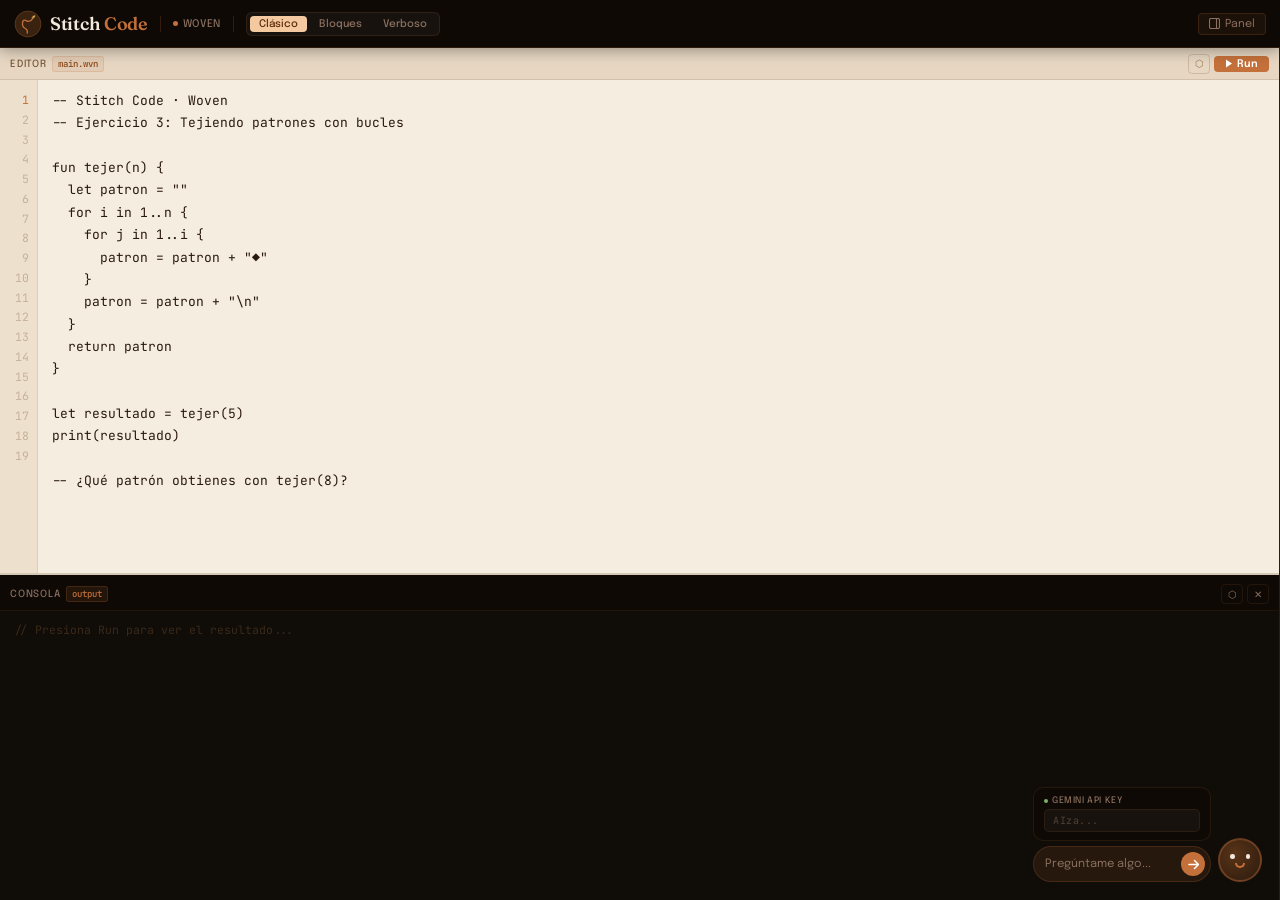
<file: refs/stitch-code.html>
<!DOCTYPE html>
<html lang="es">
<head>
<meta charset="UTF-8">
<meta name="viewport" content="width=device-width, initial-scale=1.0">
<title>Stitch Code · Woven</title>
<link href="https://fonts.googleapis.com/css2?family=Fraunces:wght@400;600&family=Epilogue:wght@400;500;600&family=JetBrains+Mono:wght@400;500&display=swap" rel="stylesheet">
<style>
*, *::before, *::after { box-sizing: border-box; margin: 0; padding: 0; }

:root {
  --nav-bg:            #0e0905;
  --nav-border:        rgba(196,112,58,.18);
  --terra-dark:        #2a1a0e;
  --terra-mid:         #3a2210;
  --terra-accent:      #c4703a;
  --terra-bright:      #d4884e;
  --terra-gold:        #d4a853;
  --terra-gold-soft:   #e8c878;
  --terra-linen:       #f2e8dc;
  --terra-linen-dim:   #c8b89a;
  --terra-linen-muted: #8a7060;
  --terra-moss:        #5a8a40;

  /* editor crema */
  --editor-bg:         #f5ede0;
  --editor-line-bg:    #ede0cc;
  --editor-text:       #2a1a0e;
  --editor-muted:      #9a7a60;
  --editor-border:     rgba(90,52,24,.12);
  --editor-sel:        rgba(196,112,58,.18);
  --editor-cursor:     #c4703a;

  /* console oscura */
  --console-bg:        #100c08;
  --console-header:    #0e0905;

  /* right panel */
  --right-bg:          #1a1008;
  --right-header:      #120e07;

  /* pastel accents */
  --pastel-orange:     #f5c9a0;
  --pastel-green:      #b8dba8;
  --pastel-blue:       #a8c8e8;
  --pastel-purple:     #c8b8e8;
  --pastel-yellow:     #f0dfa0;
  --pastel-pink:       #f0b8c8;

  --navbar-h:          48px;
  --font-display:      'Fraunces', serif;
  --font-ui:           'Epilogue', sans-serif;
  --font-code:         'JetBrains Mono', monospace;
  --radius-sm:         4px;
  --radius-md:         8px;
  --tr:                0.22s cubic-bezier(.4,0,.2,1);
}

html, body { height:100%; overflow:hidden; font-family:var(--font-ui); background:#0e0905; color:var(--terra-linen); }

/* ── NAVBAR ── */
nav {
  height: var(--navbar-h);
  background: var(--nav-bg);
  border-bottom: 1px solid var(--nav-border);
  display: flex; align-items: center;
  padding: 0 14px; gap: 12px;
  position: relative; z-index: 50; flex-shrink: 0;
  box-shadow: 0 1px 16px rgba(0,0,0,.4);
}

.logo { display:flex; align-items:center; gap:8px; text-decoration:none; flex-shrink:0; }
.logo-icon { width:28px; height:28px; flex-shrink:0; }
.logo-text { font-family:var(--font-display); font-size:18px; font-weight:600; color:var(--terra-linen); letter-spacing:-.3px; }
.logo-text em { font-style:normal; color:var(--terra-accent); }

.nav-sep { width:1px; height:16px; background:rgba(196,112,58,.2); flex-shrink:0; }

.lang-pill { display:flex; align-items:center; gap:5px; font-size:10.5px; font-weight:500; color:var(--terra-linen-muted); text-transform:uppercase; letter-spacing:.6px; flex-shrink:0; }
.lang-dot { width:5px; height:5px; border-radius:50%; background:var(--terra-accent); animation:pulse-dot 2.2s ease-in-out infinite; }
@keyframes pulse-dot { 0%,100%{opacity:1;transform:scale(1)} 50%{opacity:.4;transform:scale(.6)} }

/* mode selector in nav */
.mode-selector { display:flex; align-items:center; gap:3px; background:rgba(255,255,255,.04); border:1px solid rgba(196,112,58,.15); border-radius:6px; padding:3px; flex-shrink:0; }
.mode-btn { font-size:10.5px; font-family:var(--font-ui); font-weight:500; padding:3px 9px; border-radius:4px; border:none; cursor:pointer; transition:all var(--tr); background:transparent; color:var(--terra-linen-muted); white-space:nowrap; }
.mode-btn:hover { color:var(--terra-linen); background:rgba(255,255,255,.06); }
.mode-btn.active { background:var(--pastel-orange); color:#5a2a08; }

.nav-right { display:flex; align-items:center; gap:7px; margin-left:auto; flex-shrink:0; }

.nav-btn { background:rgba(196,112,58,.08); border:1px solid rgba(196,112,58,.18); color:var(--terra-linen-muted); border-radius:var(--radius-sm); padding:4px 10px; font-size:11px; font-family:var(--font-ui); cursor:pointer; display:flex; align-items:center; gap:5px; transition:all var(--tr); white-space:nowrap; }
.nav-btn:hover { background:rgba(196,112,58,.16); color:var(--terra-linen); }
.nav-btn.active { background:rgba(212,168,83,.14); border-color:rgba(212,168,83,.32); color:var(--terra-gold); }

/* ── WORKSPACE ── */
.workspace { display:flex; height:calc(100vh - var(--navbar-h)); overflow:hidden; }

/* ── MAIN COL ── */
.main-col { display:flex; flex-direction:column; flex:1; min-width:0; overflow:hidden; }

/* ── PANEL HEADER ── */
.panel-header { display:flex; align-items:center; padding:0 10px; height:32px; background:rgba(14,9,5,.7); border-bottom:1px solid rgba(196,112,58,.1); flex-shrink:0; gap:7px; }
.panel-title { font-size:10px; font-weight:500; color:var(--terra-linen-muted); text-transform:uppercase; letter-spacing:.8px; flex:1; display:flex; align-items:center; gap:5px; }
.panel-badge { background:rgba(196,112,58,.12); border:1px solid rgba(196,112,58,.2); color:var(--terra-accent); font-size:9px; padding:1px 5px; border-radius:3px; font-family:var(--font-code); text-transform:none; letter-spacing:0; }
.panel-acts { display:flex; align-items:center; gap:4px; }

.icon-btn { background:none; border:1px solid rgba(196,112,58,.12); color:var(--terra-linen-muted); border-radius:var(--radius-sm); width:22px; height:20px; cursor:pointer; font-size:10px; display:flex; align-items:center; justify-content:center; transition:all var(--tr); }
.icon-btn:hover { border-color:rgba(196,112,58,.35); color:var(--terra-accent); background:rgba(196,112,58,.07); }

.run-btn { background:var(--terra-accent); border:none; color:#fff; border-radius:var(--radius-sm); padding:3px 11px; font-size:10.5px; font-weight:600; font-family:var(--font-ui); cursor:pointer; display:flex; align-items:center; gap:4px; transition:all var(--tr); }
.run-btn:hover { background:var(--terra-bright); transform:translateY(-1px); }
.run-btn:active { transform:translateY(0); }

/* ── EDITOR PANEL ── */
.editor-panel { display:flex; flex-direction:column; flex:62; min-height:90px; background:var(--editor-bg); border-bottom:2px solid rgba(90,52,24,.2); position:relative; }

.editor-body { display:flex; flex:1; overflow:auto; }

.line-numbers { padding:10px 0; background:var(--editor-line-bg); min-width:38px; text-align:right; color:var(--editor-muted); font-family:var(--font-code); font-size:11.5px; line-height:1.72; user-select:none; flex-shrink:0; border-right:1px solid rgba(90,52,24,.1); overflow:hidden; }
.line-numbers span { display:block; padding:0 8px 0 4px; opacity:.45; transition:opacity .1s; }
.line-numbers span.active { opacity:1; color:var(--terra-accent); }

.code-area { flex:1; padding:10px 14px; outline:none; border:none; background:transparent; color:var(--editor-text); font-family:var(--font-code); font-size:13px; line-height:1.72; resize:none; tab-size:2; caret-color:var(--editor-cursor); white-space:pre; overflow-wrap:normal; }
.code-area::selection { background:var(--editor-sel); }

/* ── BLOCK VIEWS ── */
.blocks-view { flex:1; overflow:auto; padding:12px; display:none; flex-direction:column; gap:8px; background:var(--editor-bg); }
.blocks-view.visible { display:flex; }

.woven-block { display:flex; align-items:stretch; border-radius:6px; overflow:hidden; font-family:var(--font-code); font-size:12.5px; box-shadow:0 1px 4px rgba(90,52,24,.12); }
.block-notch { width:5px; flex-shrink:0; }
.block-body { padding:7px 12px; flex:1; color:var(--editor-text); line-height:1.5; }
.block-label { font-size:9px; font-weight:600; text-transform:uppercase; letter-spacing:.6px; opacity:.6; margin-bottom:2px; }
.block-code { font-size:12.5px; }

/* block color coding by type */
.block-comment  .block-notch { background:#c8a878; }
.block-comment  .block-body  { background:#f5ebd5; }
.block-fun      .block-notch { background:var(--pastel-purple); }
.block-fun      .block-body  { background:#ede8f5; }
.block-let      .block-notch { background:var(--pastel-blue); }
.block-let      .block-body  { background:#e8f0f8; }
.block-for      .block-notch { background:var(--pastel-green); }
.block-for      .block-body  { background:#ecf5e8; }
.block-return   .block-notch { background:var(--pastel-yellow); }
.block-return   .block-body  { background:#f5f0e0; }
.block-print    .block-notch { background:var(--pastel-orange); }
.block-print    .block-body  { background:#f8ede0; }
.block-assign   .block-notch { background:var(--pastel-pink); }
.block-assign   .block-body  { background:#f8e8ee; }

.block-indent { margin-left:18px; }
.block-indent2 { margin-left:36px; }

/* verbose label */
.block-verbose-tag { display:inline-block; font-size:9px; font-weight:600; text-transform:uppercase; letter-spacing:.5px; padding:1px 6px; border-radius:3px; margin-bottom:3px; }
.block-fun    .block-verbose-tag { background:rgba(200,184,232,.4); color:#5a4090; }
.block-let    .block-verbose-tag { background:rgba(168,200,232,.4); color:#2860a0; }
.block-for    .block-verbose-tag { background:rgba(184,219,168,.4); color:#2a6020; }
.block-return .block-verbose-tag { background:rgba(240,223,160,.4); color:#806020; }
.block-print  .block-verbose-tag { background:rgba(245,201,160,.4); color:#804010; }
.block-assign .block-verbose-tag { background:rgba(240,184,200,.4); color:#882040; }
.block-comment .block-verbose-tag { background:rgba(200,168,120,.4); color:#604010; }

/* ── RESIZE HANDLE ── */
.resize-handle { height:4px; background:transparent; cursor:row-resize; flex-shrink:0; transition:background .18s; }
.resize-handle:hover,.resize-handle.dragging { background:rgba(196,112,58,.28); }

/* ── CONSOLE ── */
.console-panel { display:flex; flex-direction:column; flex:38; min-height:60px; background:var(--console-bg); }
.console-header-bg { background:var(--console-header) !important; }
.console-body { flex:1; overflow:auto; padding:10px 14px; font-family:var(--font-code); font-size:12px; line-height:1.65; }
.c-line { display:flex; gap:9px; align-items:flex-start; padding:1px 0; }
.c-line.output { color:#7fb069; }
.c-line.error  { color:#e07070; }
.c-line.info   { color:var(--terra-gold-soft); }
.c-line.muted  { color:#4a3828; }
.c-prefix { opacity:.4; flex-shrink:0; font-size:10px; margin-top:2px; }
.c-empty { color:#3a2a1a; font-size:11.5px; }

/* ── RIGHT PANEL ── */
.right-panel { width:0; overflow:hidden; background:var(--right-bg); border-left:1px solid rgba(196,112,58,.12); display:flex; flex-direction:column; transition:width .3s cubic-bezier(.4,0,.2,1); flex-shrink:0; }
.right-panel.open { width:290px; }
.right-inner { width:290px; height:100%; display:flex; flex-direction:column; overflow:hidden; }

/* right panel tabs */
.right-tabs { display:flex; background:var(--right-header); border-bottom:1px solid rgba(196,112,58,.1); overflow-x:auto; flex-shrink:0; }
.right-tabs::-webkit-scrollbar { height:0; }
.r-tab { font-size:10px; font-weight:500; font-family:var(--font-ui); padding:0 11px; height:34px; border:none; background:none; color:var(--terra-linen-muted); cursor:pointer; white-space:nowrap; border-bottom:2px solid transparent; transition:all var(--tr); display:flex; align-items:center; gap:5px; }
.r-tab:hover { color:var(--terra-linen); background:rgba(255,255,255,.03); }
.r-tab.active { color:var(--terra-linen); border-bottom-color:var(--terra-accent); }
.r-tab.disabled { opacity:.3; cursor:not-allowed; pointer-events:none; }
.r-tab-dot { width:5px; height:5px; border-radius:50%; flex-shrink:0; }

.right-content { flex:1; overflow-y:auto; padding:16px; }

/* enunciado */
.ex-tag { display:inline-block; background:rgba(196,112,58,.14); border:1px solid rgba(196,112,58,.26); color:var(--terra-accent); font-size:9px; font-weight:500; padding:2px 7px; border-radius:3px; text-transform:uppercase; letter-spacing:.5px; margin-bottom:11px; }
.ex-title { font-family:var(--font-display); font-size:15px; font-weight:600; color:var(--terra-linen); line-height:1.3; margin-bottom:11px; }
.ex-body { font-size:12.5px; color:var(--terra-linen-dim); line-height:1.78; }
.ex-body p { margin-bottom:9px; }
.ex-body code { font-family:var(--font-code); font-size:11px; background:rgba(196,112,58,.12); padding:1px 5px; border-radius:3px; color:var(--terra-gold-soft); }
.ex-sample { background:rgba(20,12,5,.6); border:1px solid rgba(196,112,58,.1); border-left:2px solid var(--terra-accent); border-radius:var(--radius-sm); padding:9px 11px; margin-top:11px; font-family:var(--font-code); font-size:12px; color:#7fb069; line-height:1.6; }

/* translation */
.trans-header { display:flex; align-items:center; gap:8px; margin-bottom:12px; }
.trans-lang-badge { font-size:10px; font-weight:600; padding:3px 9px; border-radius:4px; font-family:var(--font-ui); }
.trans-lang-badge.python { background:rgba(168,200,232,.2); color:var(--pastel-blue); border:1px solid rgba(168,200,232,.3); }
.trans-lang-badge.java   { background:rgba(245,201,160,.2); color:var(--pastel-orange); border:1px solid rgba(245,201,160,.3); }
.trans-lang-badge.cpp    { background:rgba(200,184,232,.2); color:var(--pastel-purple); border:1px solid rgba(200,184,232,.3); }
.trans-code { background:rgba(10,6,3,.7); border:1px solid rgba(196,112,58,.1); border-radius:var(--radius-md); padding:12px; font-family:var(--font-code); font-size:11.5px; line-height:1.65; color:#c8b89a; }
.trans-note { font-size:11.5px; color:var(--terra-linen-muted); line-height:1.65; margin-bottom:10px; }

/* logros */
.logro { display:flex; align-items:flex-start; gap:10px; padding:10px 0; border-bottom:1px solid rgba(196,112,58,.07); }
.logro:last-child { border-bottom:none; }
.logro-icon { width:34px; height:34px; border-radius:8px; display:flex; align-items:center; justify-content:center; font-size:16px; flex-shrink:0; }
.logro-icon.earned  { background:rgba(212,168,83,.15); }
.logro-icon.locked  { background:rgba(255,255,255,.04); opacity:.4; filter:grayscale(1); }
.logro-info { flex:1; min-width:0; }
.logro-name { font-size:12px; font-weight:600; color:var(--terra-linen); margin-bottom:2px; }
.logro-name.locked { color:var(--terra-linen-muted); }
.logro-desc { font-size:11px; color:var(--terra-linen-muted); line-height:1.5; }
.logro-bar-wrap { height:3px; background:rgba(255,255,255,.06); border-radius:2px; margin-top:5px; }
.logro-bar { height:3px; border-radius:2px; background:var(--terra-gold); transition:width .4s ease; }

/* ── BLACKOUT ── */
#blackoutOverlay { position:fixed; inset:0; background:rgba(5,3,1,0); pointer-events:none; z-index:200; transition:background .35s ease; }
#blackoutOverlay.active { background:rgba(5,3,1,.86); pointer-events:all; }
.illuminated { position:relative; z-index:210 !important; }

/* ── AGENT ── */
#agentArea { position:fixed; bottom:18px; right:18px; display:flex; flex-direction:column; align-items:flex-end; gap:8px; z-index:300; transition:bottom .5s cubic-bezier(.34,1.56,.64,1); }

.agent-bubble { background:var(--terra-dark); border:1px solid rgba(196,112,58,.26); border-radius:12px 12px 2px 12px; padding:9px 12px; max-width:210px; font-size:11.5px; color:var(--terra-linen-dim); line-height:1.55; opacity:0; transform:translateY(7px) scale(.95); transition:all .3s cubic-bezier(.34,1.56,.64,1); pointer-events:none; position:relative; }
.agent-bubble::after { content:''; position:absolute; bottom:-6px; right:15px; width:9px; height:9px; background:var(--terra-dark); border-right:1px solid rgba(196,112,58,.26); border-bottom:1px solid rgba(196,112,58,.26); transform:rotate(45deg); }
.agent-bubble.show { opacity:1; transform:translateY(0) scale(1); pointer-events:all; }

.agent-main { display:flex; align-items:flex-end; gap:7px; }

.agent-controls { display:flex; flex-direction:column; gap:5px; align-items:flex-end; }

.agent-input-wrap { background:rgba(42,26,14,.9); border:1px solid rgba(196,112,58,.2); border-radius:18px; display:flex; align-items:center; padding:5px 5px 5px 11px; gap:5px; transition:border-color .2s; width:178px; }
.agent-input-wrap:focus-within { border-color:rgba(196,112,58,.5); }
.agent-input { flex:1; background:none; border:none; outline:none; font-family:var(--font-ui); font-size:11.5px; color:var(--terra-linen); min-width:0; }
.agent-input::placeholder { color:var(--terra-linen-muted); }
.agent-send { width:24px; height:24px; border-radius:50%; background:var(--terra-accent); border:none; cursor:pointer; display:flex; align-items:center; justify-content:center; flex-shrink:0; transition:all .18s; }
.agent-send:hover { background:var(--terra-bright); transform:scale(1.08); }

/* api key box */
.api-key-wrap { width:178px; background:rgba(14,9,5,.8); border:1px solid rgba(196,112,58,.14); border-radius:10px; padding:8px 10px; }
.api-key-label { font-size:9px; font-weight:500; text-transform:uppercase; letter-spacing:.6px; color:var(--terra-linen-muted); margin-bottom:4px; display:flex; align-items:center; gap:4px; }
.api-key-dot { width:4px; height:4px; border-radius:50%; background:#7fb069; }
.api-key-input { width:100%; background:rgba(255,255,255,.04); border:1px solid rgba(196,112,58,.12); border-radius:5px; padding:4px 8px; font-family:var(--font-code); font-size:10px; color:var(--terra-linen-muted); outline:none; transition:border-color .2s; letter-spacing:.5px; }
.api-key-input:focus { border-color:rgba(196,112,58,.35); color:var(--terra-linen); }
.api-key-input::placeholder { color:rgba(138,112,96,.5); }

.agent-sprite { width:44px; height:44px; border-radius:50%; background:radial-gradient(circle at 38% 36%,#5a3418,#2a1a0e); border:2px solid rgba(196,112,58,.36); flex-shrink:0; display:flex; align-items:center; justify-content:center; cursor:pointer; animation:idle 3.2s ease-in-out infinite; transition:border-color .3s,box-shadow .3s; }
.agent-sprite:hover { border-color:var(--terra-accent); }
.agent-sprite.explaining { animation:active-anim 1.6s ease-in-out infinite; border-color:var(--terra-gold); box-shadow:0 0 16px rgba(212,168,83,.26); }
@keyframes idle { 0%,100%{transform:translateY(0)} 50%{transform:translateY(-3px)} }
@keyframes active-anim { 0%,100%{transform:translateY(0) scale(1)} 30%{transform:translateY(-4px) scale(1.03)} 70%{transform:translateY(-2px) scale(.99)} }

.sprite-face { position:relative; width:28px; height:28px; }
.s-eye { position:absolute; width:4.5px; height:4.5px; border-radius:50%; background:var(--terra-linen); top:8px; animation:blink 4.5s ease-in-out infinite; }
.s-eye.l { left:4px; } .s-eye.r { right:4px; }
@keyframes blink { 0%,93%,100%{transform:scaleY(1)} 95%,97%{transform:scaleY(.1)} }
.s-mouth { position:absolute; bottom:6px; left:50%; transform:translateX(-50%); width:10px; height:5px; border-bottom:2px solid var(--terra-accent); border-left:2px solid var(--terra-accent); border-right:2px solid var(--terra-accent); border-radius:0 0 7px 7px; }

/* scrollbars */
::-webkit-scrollbar { width:5px; height:5px; }
::-webkit-scrollbar-track { background:transparent; }
::-webkit-scrollbar-thumb { background:rgba(196,112,58,.2); border-radius:3px; }
::-webkit-scrollbar-thumb:hover { background:rgba(196,112,58,.38); }

/* thread anim */
.thread-path { stroke-dasharray:65; stroke-dashoffset:65; animation:draw 1.6s ease forwards .4s; }
@keyframes draw { to{stroke-dashoffset:0} }
</style>
</head>
<body>

<!-- NAVBAR -->
<nav>
  <a class="logo" href="#">
    <svg class="logo-icon" viewBox="0 0 28 28" fill="none">
      <circle cx="14" cy="14" r="13" fill="#3a2210" stroke="rgba(196,112,58,.3)" stroke-width="1"/>
      <ellipse cx="19.5" cy="7" rx="2.2" ry="1" fill="#d4a853" transform="rotate(-42 19.5 7)"/>
      <ellipse cx="18.8" cy="7.9" rx=".85" ry=".5" fill="#18100a" stroke="#d4a853" stroke-width=".5"/>
      <path class="thread-path" d="M18.5 8.8 Q16 12.5 12.5 10.8 Q9 9 8.5 12.8 Q8 16.5 11 18.2 Q14 19.8 13.2 23.2" stroke="#c4703a" stroke-width="1.3" stroke-linecap="round" fill="none"/>
    </svg>
    <span class="logo-text">Stitch <em>Code</em></span>
  </a>

  <div class="nav-sep"></div>
  <div class="lang-pill"><span class="lang-dot"></span>Woven</div>
  <div class="nav-sep"></div>

  <!-- MODE SELECTOR -->
  <div class="mode-selector">
    <button class="mode-btn active" onclick="setMode('plain',this)">Clásico</button>
    <button class="mode-btn" onclick="setMode('blocks',this)">Bloques</button>
    <button class="mode-btn" onclick="setMode('verbose',this)">Verboso</button>
  </div>

  <div class="nav-right">
    <button class="nav-btn" id="toggleRightBtn" onclick="toggleRight()">
      <svg width="11" height="11" viewBox="0 0 11 11" fill="none">
        <rect x=".5" y=".5" width="10" height="10" rx="1.5" stroke="currentColor" stroke-width="1.1"/>
        <line x1="7.5" y1="1" x2="7.5" y2="10" stroke="currentColor" stroke-width="1.1"/>
      </svg>
      Panel
    </button>
  </div>
</nav>

<!-- BLACKOUT -->
<div id="blackoutOverlay" onclick="exitBlackout()"></div>

<!-- WORKSPACE -->
<div class="workspace">
  <div class="main-col">

    <!-- EDITOR -->
    <div class="editor-panel" id="editorPanel">
      <div class="panel-header" style="background:rgba(220,200,175,.6); border-bottom-color:rgba(90,52,24,.14);">
        <div class="panel-title" style="color:#7a5a3a;">
          Editor
          <span class="panel-badge" style="background:rgba(196,112,58,.1); color:#8a4a1a; border-color:rgba(196,112,58,.18);">main.wvn</span>
        </div>
        <div class="panel-acts">
          <button class="icon-btn" style="border-color:rgba(90,52,24,.18); color:#9a7a5a;" title="Modo foco" onclick="activateBlackout('editor')">⬡</button>
          <button class="run-btn" onclick="runCode()">
            <svg width="8" height="9" viewBox="0 0 8 9" fill="none"><path d="M1 .5L7 4.5L1 8.5V.5Z" fill="currentColor"/></svg>
            Run
          </button>
        </div>
      </div>

      <!-- PLAIN TEXT MODE -->
      <div class="editor-body" id="plainView">
        <div class="line-numbers" id="lineNumbers"></div>
        <textarea class="code-area" id="codeArea" spellcheck="false"
          onkeydown="handleTab(event)" oninput="updateLines()" onscroll="syncScroll()"
          onclick="updateActiveLine()" onkeyup="updateActiveLine()"
        >-- Stitch Code · Woven
-- Ejercicio 3: Tejiendo patrones con bucles

fun tejer(n) {
  let patron = ""
  for i in 1..n {
    for j in 1..i {
      patron = patron + "◆"
    }
    patron = patron + "\n"
  }
  return patron
}

let resultado = tejer(5)
print(resultado)

-- ¿Qué patrón obtienes con tejer(8)?
</textarea>
      </div>

      <!-- BLOCKS MODE (classic) -->
      <div class="blocks-view" id="blocksView">
        <div class="woven-block block-comment">
          <div class="block-notch"></div>
          <div class="block-body"><div class="block-code">-- Stitch Code · Woven · Ejercicio 3</div></div>
        </div>
        <div class="woven-block block-fun">
          <div class="block-notch"></div>
          <div class="block-body"><div class="block-code"><strong>fun</strong> tejer(n)</div></div>
        </div>
        <div class="woven-block block-let block-indent">
          <div class="block-notch"></div>
          <div class="block-body"><div class="block-code"><strong>let</strong> patron = ""</div></div>
        </div>
        <div class="woven-block block-for block-indent">
          <div class="block-notch"></div>
          <div class="block-body"><div class="block-code"><strong>for</strong> i <strong>in</strong> 1..n</div></div>
        </div>
        <div class="woven-block block-for block-indent2">
          <div class="block-notch"></div>
          <div class="block-body"><div class="block-code"><strong>for</strong> j <strong>in</strong> 1..i</div></div>
        </div>
        <div class="woven-block block-assign block-indent2" style="margin-left:54px;">
          <div class="block-notch"></div>
          <div class="block-body"><div class="block-code">patron = patron + "◆"</div></div>
        </div>
        <div class="woven-block block-assign block-indent">
          <div class="block-notch"></div>
          <div class="block-body"><div class="block-code">patron = patron + "\n"</div></div>
        </div>
        <div class="woven-block block-return block-indent">
          <div class="block-notch"></div>
          <div class="block-body"><div class="block-code"><strong>return</strong> patron</div></div>
        </div>
        <div class="woven-block block-let">
          <div class="block-notch"></div>
          <div class="block-body"><div class="block-code"><strong>let</strong> resultado = tejer(5)</div></div>
        </div>
        <div class="woven-block block-print">
          <div class="block-notch"></div>
          <div class="block-body"><div class="block-code"><strong>print</strong>(resultado)</div></div>
        </div>
      </div>

      <!-- VERBOSE BLOCKS MODE -->
      <div class="blocks-view" id="verboseView">
        <div class="woven-block block-comment">
          <div class="block-notch"></div>
          <div class="block-body">
            <div class="block-verbose-tag">Comentario</div>
            <div class="block-code">Stitch Code · Woven · Ejercicio 3</div>
          </div>
        </div>
        <div class="woven-block block-fun">
          <div class="block-notch"></div>
          <div class="block-body">
            <div class="block-verbose-tag">Definir función</div>
            <div class="block-code">tejer recibe: n (número de filas)</div>
          </div>
        </div>
        <div class="woven-block block-let block-indent">
          <div class="block-notch"></div>
          <div class="block-body">
            <div class="block-verbose-tag">Crear variable</div>
            <div class="block-code">patron comienza como texto vacío ""</div>
          </div>
        </div>
        <div class="woven-block block-for block-indent">
          <div class="block-notch"></div>
          <div class="block-body">
            <div class="block-verbose-tag">Repetir por filas</div>
            <div class="block-code">i va de 1 hasta n (número de filas)</div>
          </div>
        </div>
        <div class="woven-block block-for block-indent2">
          <div class="block-notch"></div>
          <div class="block-body">
            <div class="block-verbose-tag">Repetir por columnas</div>
            <div class="block-code">j va de 1 hasta i (puntos en esta fila)</div>
          </div>
        </div>
        <div class="woven-block block-assign block-indent2" style="margin-left:54px;">
          <div class="block-notch"></div>
          <div class="block-body">
            <div class="block-verbose-tag">Agregar al tejido</div>
            <div class="block-code">añadir un rombo "◆" al patrón</div>
          </div>
        </div>
        <div class="woven-block block-assign block-indent">
          <div class="block-notch"></div>
          <div class="block-body">
            <div class="block-verbose-tag">Nueva fila</div>
            <div class="block-code">añadir salto de línea al terminar la fila</div>
          </div>
        </div>
        <div class="woven-block block-return block-indent">
          <div class="block-notch"></div>
          <div class="block-body">
            <div class="block-verbose-tag">Resultado final</div>
            <div class="block-code">entregar el patrón tejido completo</div>
          </div>
        </div>
        <div class="woven-block block-let">
          <div class="block-notch"></div>
          <div class="block-body">
            <div class="block-verbose-tag">Ejecutar función</div>
            <div class="block-code">llamar tejer con 5 filas → guardar en resultado</div>
          </div>
        </div>
        <div class="woven-block block-print">
          <div class="block-notch"></div>
          <div class="block-body">
            <div class="block-verbose-tag">Mostrar en consola</div>
            <div class="block-code">imprimir el valor de resultado</div>
          </div>
        </div>
      </div>
    </div>

    <!-- RESIZE -->
    <div class="resize-handle" id="resizeHandle"></div>

    <!-- CONSOLE -->
    <div class="console-panel" id="consolePanel">
      <div class="panel-header console-header-bg">
        <div class="panel-title">Consola <span class="panel-badge">output</span></div>
        <div class="panel-acts">
          <button class="icon-btn" title="Modo foco" onclick="activateBlackout('console')">⬡</button>
          <button class="icon-btn" title="Limpiar" onclick="clearConsole()">✕</button>
        </div>
      </div>
      <div class="console-body" id="consoleBody">
        <span class="c-empty">// Presiona Run para ver el resultado...</span>
      </div>
    </div>

  </div><!-- /main-col -->

  <!-- RIGHT PANEL -->
  <div class="right-panel" id="rightPanel">
    <div class="right-inner">
      <!-- TABS -->
      <div class="right-tabs" id="rightTabs">
        <button class="r-tab active" data-tab="enunciado" onclick="setRightTab('enunciado',this)">
          <span class="r-tab-dot" style="background:var(--pastel-orange)"></span>
          Enunciado
        </button>
        <button class="r-tab" data-tab="python" onclick="setRightTab('python',this)">
          <span class="r-tab-dot" style="background:var(--pastel-blue)"></span>
          Python
        </button>
        <button class="r-tab" data-tab="java" onclick="setRightTab('java',this)">
          <span class="r-tab-dot" style="background:var(--pastel-orange)"></span>
          Java
        </button>
        <button class="r-tab disabled" data-tab="cpp" onclick="setRightTab('cpp',this)">
          <span class="r-tab-dot" style="background:var(--pastel-purple)"></span>
          C++
        </button>
        <button class="r-tab" data-tab="logros" onclick="setRightTab('logros',this)">
          <span class="r-tab-dot" style="background:var(--pastel-yellow)"></span>
          Logros
        </button>
        <div class="panel-acts" style="margin-left:auto; padding:0 8px;">
          <button class="icon-btn" title="Modo foco" onclick="activateBlackout('right')">⬡</button>
        </div>
      </div>

      <!-- TAB CONTENT: ENUNCIADO -->
      <div class="right-content" id="tab-enunciado">
        <span class="ex-tag">Ejercicio 3 · Bucles</span>
        <div class="ex-title">Tejiendo patrones triangulares</div>
        <div class="ex-body">
          <p>En Woven, el código se teje como una tela: cada hilo forma parte de un patrón mayor. Usarás bucles anidados para construir un triángulo de caracteres.</p>
          <p>La función <code>tejer(n)</code> debe retornar un triángulo de <code>n</code> filas, donde la fila <code>i</code> contiene exactamente <code>i</code> rombos <code>◆</code>.</p>
          <p>Usa <code>for i in 1..n</code> para iterar y concatena con <code>+</code>. No olvides el salto de línea <code>\n</code> al final de cada fila.</p>
          <div class="ex-sample">◆<br>◆◆<br>◆◆◆<br>◆◆◆◆<br>◆◆◆◆◆</div>
        </div>
      </div>

      <!-- TAB CONTENT: PYTHON -->
      <div class="right-content" id="tab-python" style="display:none;">
        <div class="trans-header">
          <span class="trans-lang-badge python">Python</span>
        </div>
        <p class="trans-note">Equivalente en Python del código Woven actual:</p>
        <div class="trans-code">def tejer(n):<br>&nbsp;&nbsp;patron = ""<br>&nbsp;&nbsp;for i in range(1, n+1):<br>&nbsp;&nbsp;&nbsp;&nbsp;for j in range(i):<br>&nbsp;&nbsp;&nbsp;&nbsp;&nbsp;&nbsp;patron += "◆"<br>&nbsp;&nbsp;patron += "\n"<br>&nbsp;&nbsp;return patron<br><br>resultado = tejer(5)<br>print(resultado)</div>
      </div>

      <!-- TAB CONTENT: JAVA -->
      <div class="right-content" id="tab-java" style="display:none;">
        <div class="trans-header">
          <span class="trans-lang-badge java">Java</span>
        </div>
        <p class="trans-note">Equivalente en Java del código Woven actual:</p>
        <div class="trans-code">public static String tejer(int n) {<br>&nbsp;&nbsp;String patron = "";<br>&nbsp;&nbsp;for (int i=1; i&lt;=n; i++) {<br>&nbsp;&nbsp;&nbsp;&nbsp;for (int j=0; j&lt;i; j++) {<br>&nbsp;&nbsp;&nbsp;&nbsp;&nbsp;&nbsp;patron += "◆";<br>&nbsp;&nbsp;&nbsp;&nbsp;}<br>&nbsp;&nbsp;&nbsp;&nbsp;patron += "\n";<br>&nbsp;&nbsp;}<br>&nbsp;&nbsp;return patron;<br>}</div>
      </div>

      <!-- TAB CONTENT: C++ (disabled) -->
      <div class="right-content" id="tab-cpp" style="display:none;">
        <p class="trans-note" style="opacity:.4;">C++ no está habilitado para este ejercicio.</p>
      </div>

      <!-- TAB CONTENT: LOGROS -->
      <div class="right-content" id="tab-logros" style="display:none;">
        <div style="font-size:10px; text-transform:uppercase; letter-spacing:.7px; color:var(--terra-linen-muted); margin-bottom:14px; font-weight:500;">Logros de aprendizaje</div>

        <div class="logro">
          <div class="logro-icon earned">🧵</div>
          <div class="logro-info">
            <div class="logro-name">Primer hilo</div>
            <div class="logro-desc">Ejecutaste tu primer programa en Woven</div>
            <div class="logro-bar-wrap"><div class="logro-bar" style="width:100%"></div></div>
          </div>
        </div>

        <div class="logro">
          <div class="logro-icon earned">🔁</div>
          <div class="logro-info">
            <div class="logro-name">Tejedor de bucles</div>
            <div class="logro-desc">Usaste un bucle for por primera vez</div>
            <div class="logro-bar-wrap"><div class="logro-bar" style="width:100%"></div></div>
          </div>
        </div>

        <div class="logro">
          <div class="logro-icon earned">🌿</div>
          <div class="logro-info">
            <div class="logro-name">Patrón anidado</div>
            <div class="logro-desc">Completaste un bucle dentro de otro</div>
            <div class="logro-bar-wrap"><div class="logro-bar" style="width:65%"></div></div>
          </div>
        </div>

        <div class="logro">
          <div class="logro-icon locked">🏆</div>
          <div class="logro-info">
            <div class="logro-name locked">Maestro tejedor</div>
            <div class="logro-desc">Completa 10 ejercicios sin errores</div>
            <div class="logro-bar-wrap"><div class="logro-bar" style="width:30%; background:var(--terra-linen-muted);"></div></div>
          </div>
        </div>

        <div class="logro">
          <div class="logro-icon locked">✨</div>
          <div class="logro-info">
            <div class="logro-name locked">Traductor de código</div>
            <div class="logro-desc">Compara tu solución en 3 lenguajes</div>
            <div class="logro-bar-wrap"><div class="logro-bar" style="width:10%; background:var(--terra-linen-muted);"></div></div>
          </div>
        </div>
      </div>

    </div>
  </div>

</div><!-- /workspace -->

<!-- AGENT -->
<div id="agentArea">
  <div class="agent-bubble" id="agentBubble">
    ¡Hola! Puedo ayudarte con el ejercicio. ¿Tienes alguna duda?
  </div>
  <div class="agent-main">
    <div class="agent-controls">
      <!-- API KEY -->
      <div class="api-key-wrap">
        <div class="api-key-label">
          <span class="api-key-dot"></span>
          Gemini API Key
        </div>
        <input class="api-key-input" type="password" placeholder="AIza..." id="apiKeyInput" autocomplete="off"/>
      </div>
      <!-- INPUT -->
      <div class="agent-input-wrap">
        <input class="agent-input" id="agentInput" placeholder="Pregúntame algo..." onkeydown="handleAgentKey(event)"/>
        <button class="agent-send" onclick="sendAgent()">
          <svg width="11" height="11" viewBox="0 0 11 11" fill="none">
            <path d="M1 5.5h9M6.5 1.5l4 4-4 4" stroke="white" stroke-width="1.5" stroke-linecap="round" stroke-linejoin="round"/>
          </svg>
        </button>
      </div>
    </div>
    <div class="agent-sprite" id="agentSprite" onclick="toggleBubble()">
      <div class="sprite-face">
        <div class="s-eye l"></div>
        <div class="s-eye r"></div>
        <div class="s-mouth"></div>
      </div>
    </div>
  </div>
</div>

<script>
// ── LINE NUMBERS ──
function updateLines() {
  const ta = document.getElementById('codeArea');
  const ln = document.getElementById('lineNumbers');
  const n = ta.value.split('\n').length;
  ln.innerHTML = Array.from({length:n},(_,i)=>`<span id="ln${i+1}">${i+1}</span>`).join('');
  updateActiveLine();
}
function syncScroll() {
  document.getElementById('lineNumbers').scrollTop = document.getElementById('codeArea').scrollTop;
}
function updateActiveLine() {
  const ta = document.getElementById('codeArea');
  const cur = ta.value.substring(0,ta.selectionStart).split('\n').length;
  document.querySelectorAll('.line-numbers span').forEach((el,i)=>el.classList.toggle('active',i+1===cur));
}
function handleTab(e) {
  if(e.key!=='Tab') return;
  e.preventDefault();
  const ta=document.getElementById('codeArea'), s=ta.selectionStart;
  ta.value=ta.value.slice(0,s)+'  '+ta.value.slice(ta.selectionEnd);
  ta.selectionStart=ta.selectionEnd=s+2;
  updateLines();
}

// ── EDITOR MODES ──
let currentMode = 'plain';
function setMode(mode, btn) {
  currentMode = mode;
  document.querySelectorAll('.mode-btn').forEach(b=>b.classList.remove('active'));
  btn.classList.add('active');
  document.getElementById('plainView').style.display   = mode==='plain'   ? 'flex' : 'none';
  document.getElementById('blocksView').classList.toggle('visible', mode==='blocks');
  document.getElementById('verboseView').classList.toggle('visible', mode==='verbose');
}

// ── VERTICAL RESIZE ──
(function(){
  const handle=document.getElementById('resizeHandle');
  const ed=document.getElementById('editorPanel');
  const con=document.getElementById('consolePanel');
  let dragging=false,startY=0,startEd=0,startCon=0;
  handle.addEventListener('mousedown',e=>{
    dragging=true; startY=e.clientY; startEd=ed.offsetHeight; startCon=con.offsetHeight;
    handle.classList.add('dragging'); document.body.style.userSelect='none';
  });
  document.addEventListener('mousemove',e=>{
    if(!dragging) return;
    const dy=e.clientY-startY;
    const total=ed.parentElement.clientHeight;
    ed.style.flex=`0 0 ${Math.max(80,startEd+dy)/total*100}%`;
    con.style.flex=`0 0 ${Math.max(60,startCon-dy)/total*100}%`;
  });
  document.addEventListener('mouseup',()=>{ if(!dragging)return; dragging=false; handle.classList.remove('dragging'); document.body.style.userSelect=''; });
})();

// ── RIGHT PANEL ──
let rightOpen=false;
function toggleRight() {
  rightOpen=!rightOpen;
  document.getElementById('rightPanel').classList.toggle('open',rightOpen);
  document.getElementById('toggleRightBtn').classList.toggle('active',rightOpen);
}
function setRightTab(tab, btn) {
  if(btn.classList.contains('disabled')) return;
  document.querySelectorAll('.r-tab').forEach(t=>t.classList.remove('active'));
  btn.classList.add('active');
  ['enunciado','python','java','cpp','logros'].forEach(t=>{
    const el=document.getElementById('tab-'+t);
    if(el) el.style.display = t===tab ? 'block' : 'none';
  });
}

// ── RUN ──
function runCode() {
  const body=document.getElementById('consoleBody');
  body.innerHTML='';
  const lines=[
    {t:'info',p:'',s:'▶ Ejecutando main.wvn...'},
    {t:'muted',p:'',s:' '},
    {t:'output',p:'>',s:'◆'},
    {t:'output',p:'>',s:'◆◆'},
    {t:'output',p:'>',s:'◆◆◆'},
    {t:'output',p:'>',s:'◆◆◆◆'},
    {t:'output',p:'>',s:'◆◆◆◆◆'},
    {t:'muted',p:'',s:' '},
    {t:'info',p:'',s:'✓ Completado en 12ms'},
  ];
  lines.forEach(({t,p,s},i)=>setTimeout(()=>{
    const d=document.createElement('div');
    d.className=`c-line ${t}`;
    d.innerHTML=p?`<span class="c-prefix">${p}</span><span>${s}</span>`:`<span>${s}</span>`;
    body.appendChild(d); body.scrollTop=body.scrollHeight;
  },i*65));
}
function clearConsole() {
  document.getElementById('consoleBody').innerHTML='<span class="c-empty">// Consola limpiada...</span>';
}

// ── BLACKOUT ──
let blackoutTarget=null;
function activateBlackout(target) {
  blackoutTarget=target;
  document.getElementById('blackoutOverlay').classList.add('active');
  ['editorPanel','consolePanel','rightPanel'].forEach(id=>document.getElementById(id).classList.remove('illuminated'));
  if(target==='editor') { document.getElementById('editorPanel').classList.add('illuminated'); posAgent('editor'); }
  else if(target==='console') { document.getElementById('consolePanel').classList.add('illuminated'); posAgent('console'); }
  else if(target==='right') {
    if(!rightOpen) toggleRight();
    setTimeout(()=>{ document.getElementById('rightPanel').classList.add('illuminated'); posAgent('right'); }, rightOpen?0:320);
  }
  document.getElementById('agentSprite').classList.add('explaining');
  showBubble('Modo foco activo. Te explico lo que estás viendo.');
}
function exitBlackout() {
  blackoutTarget=null;
  document.getElementById('blackoutOverlay').classList.remove('active');
  ['editorPanel','consolePanel','rightPanel'].forEach(id=>document.getElementById(id).classList.remove('illuminated'));
  document.getElementById('agentSprite').classList.remove('explaining');
  document.getElementById('agentArea').style.bottom='18px';
}
function posAgent(target) {
  const el=document.getElementById(target==='editor'?'editorPanel':target==='console'?'consolePanel':'rightPanel');
  const r=el.getBoundingClientRect();
  const mid=r.top+r.height/2;
  document.getElementById('agentArea').style.bottom=(window.innerHeight-mid-22)+'px';
}

// ── BUBBLE ──
let bubbleVisible=false, bubbleTimer=null;
function showBubble(text) {
  const b=document.getElementById('agentBubble');
  b.textContent=text; b.classList.add('show'); bubbleVisible=true;
  clearTimeout(bubbleTimer);
  if(!blackoutTarget) bubbleTimer=setTimeout(()=>{ b.classList.remove('show'); bubbleVisible=false; },4500);
}
function toggleBubble() {
  const b=document.getElementById('agentBubble');
  if(bubbleVisible){ b.classList.remove('show'); bubbleVisible=false; }
  else showBubble('Escribe tu pregunta en el campo de texto.');
}
function handleAgentKey(e){ if(e.key==='Enter') sendAgent(); }

const replies=[
  'Los bucles anidados son como filas y columnas: el externo define la fila, el interno teje cada punto.',
  'Prueba cambiando "◆" por otro carácter — ¿qué pasa con "█" o "·"?',
  'La clave es el salto de línea \\n al final de cada iteración del bucle externo.',
  'En Woven, for i in 1..n incluye el n. ¡Cuidado con los rangos!',
  'Recuerda: en Woven las cadenas se concatenan con +.',
  '¿Ya probaste el modo Verboso? Explica cada bloque en lenguaje natural.',
];
let rIdx=0;
function sendAgent() {
  const inp=document.getElementById('agentInput');
  if(!inp.value.trim()) return;
  inp.value='';
  showBubble(replies[rIdx%replies.length]);
  rIdx++;
}

// ── INIT ──
document.addEventListener('DOMContentLoaded',()=>{
  updateLines();
  setMode('plain', document.querySelector('.mode-btn.active'));
  setTimeout(()=>showBubble('¡Hola! Puedo ayudarte con el ejercicio. Escríbeme cualquier duda.'),1400);
  document.addEventListener('keydown',e=>{ if(e.key==='Escape'&&blackoutTarget) exitBlackout(); });
});
</script>
</body>
</html>
</file>
